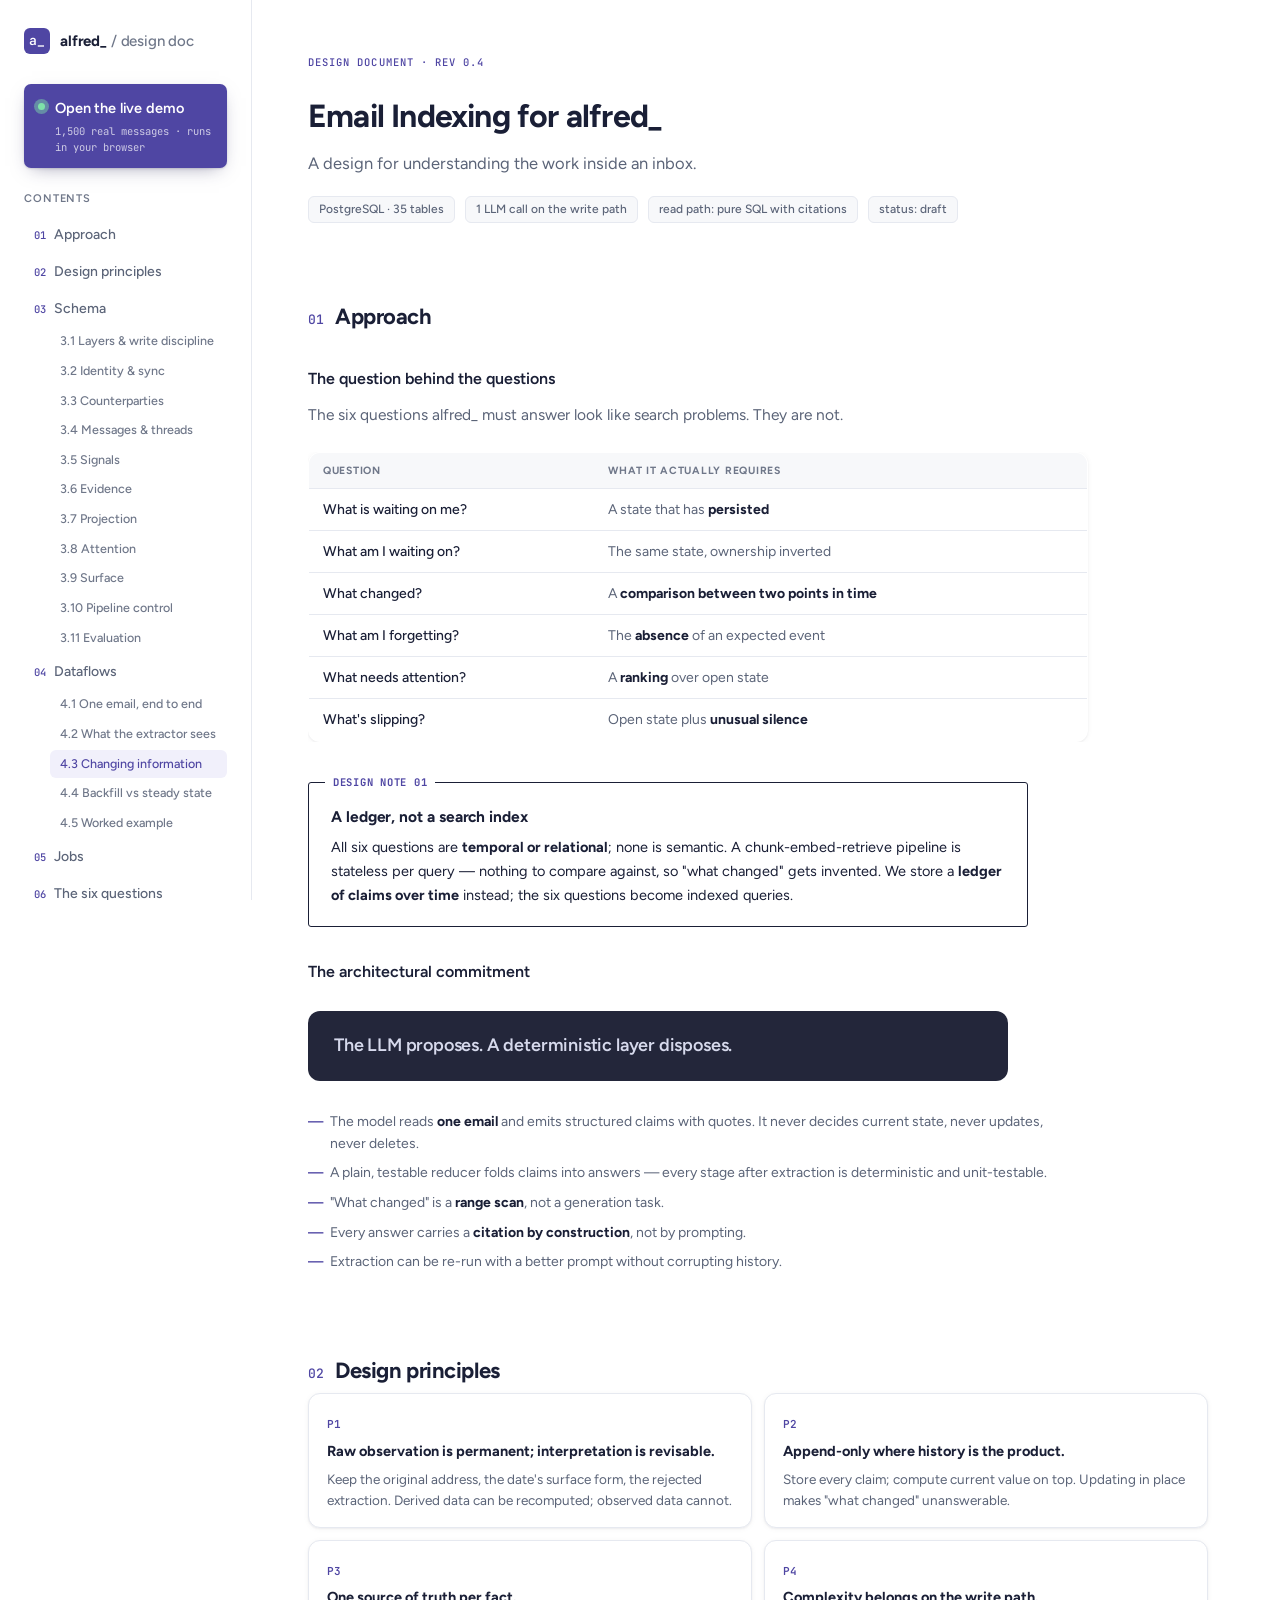
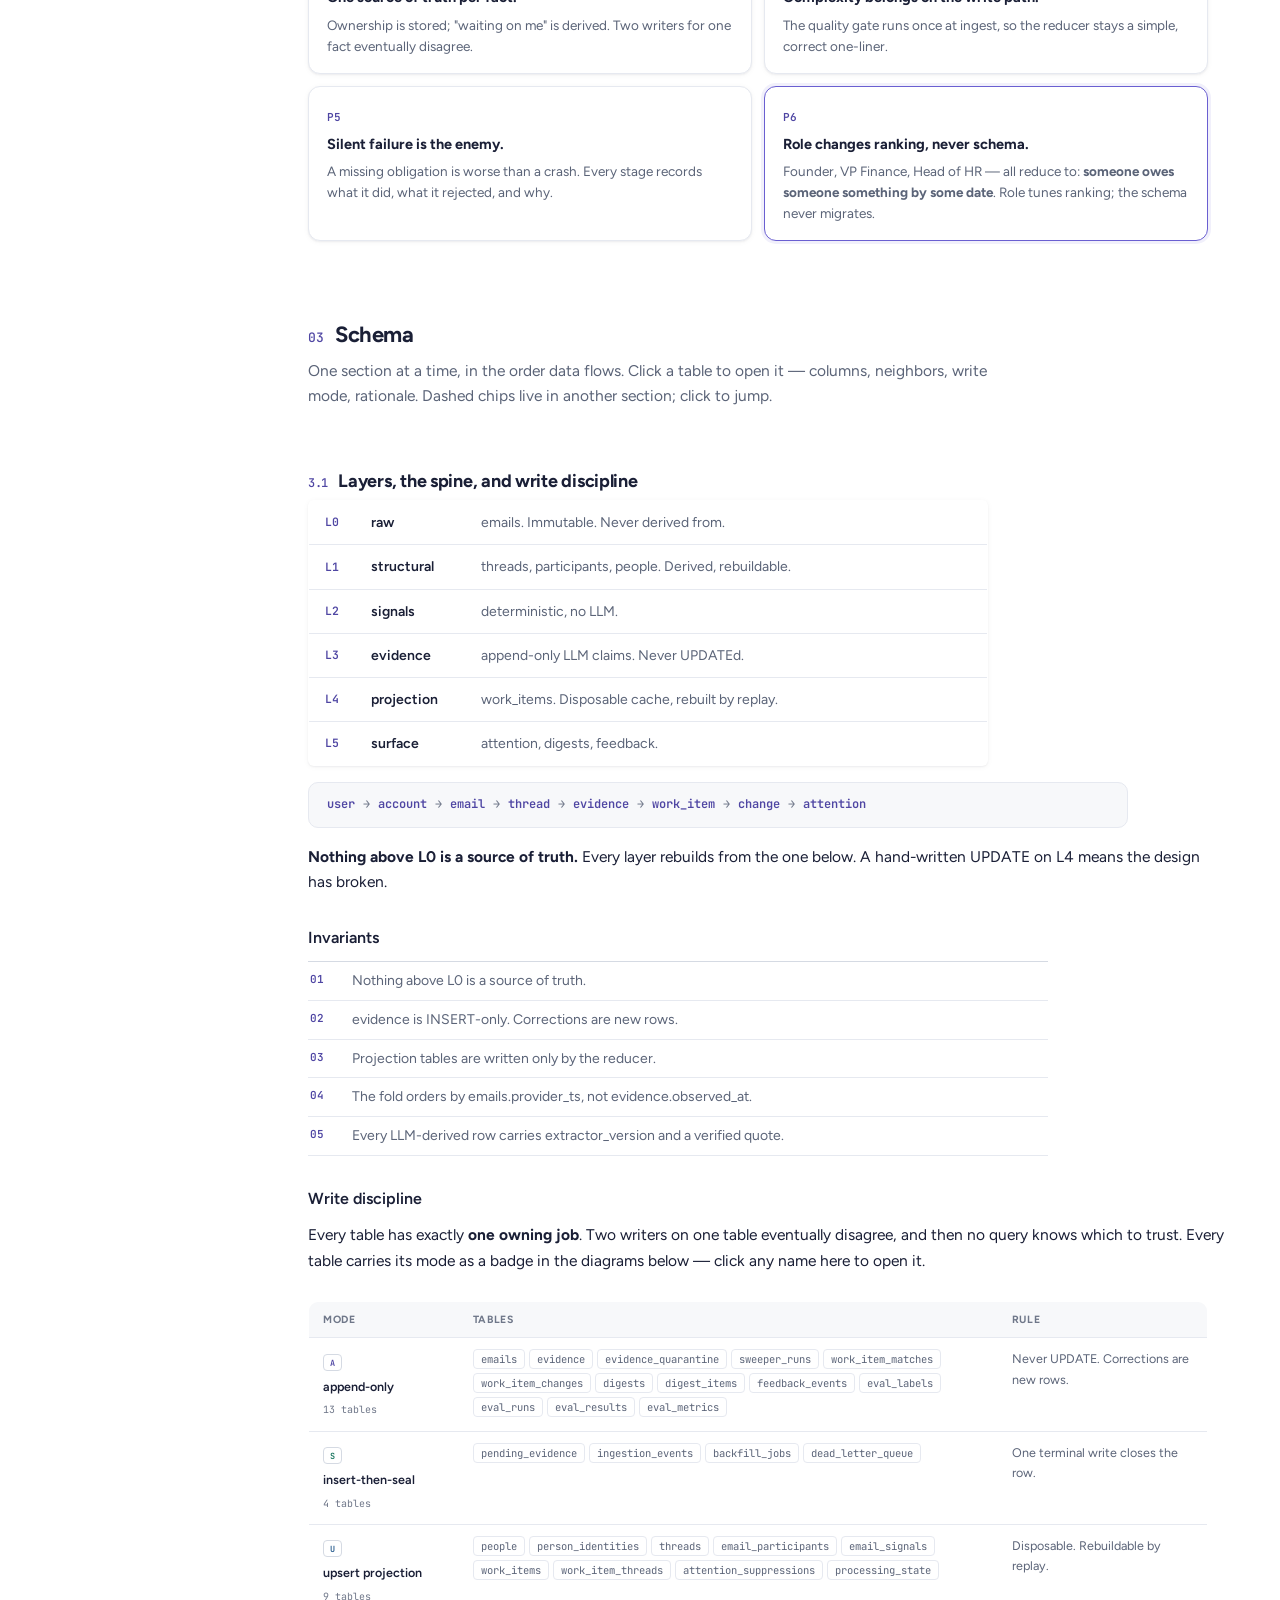
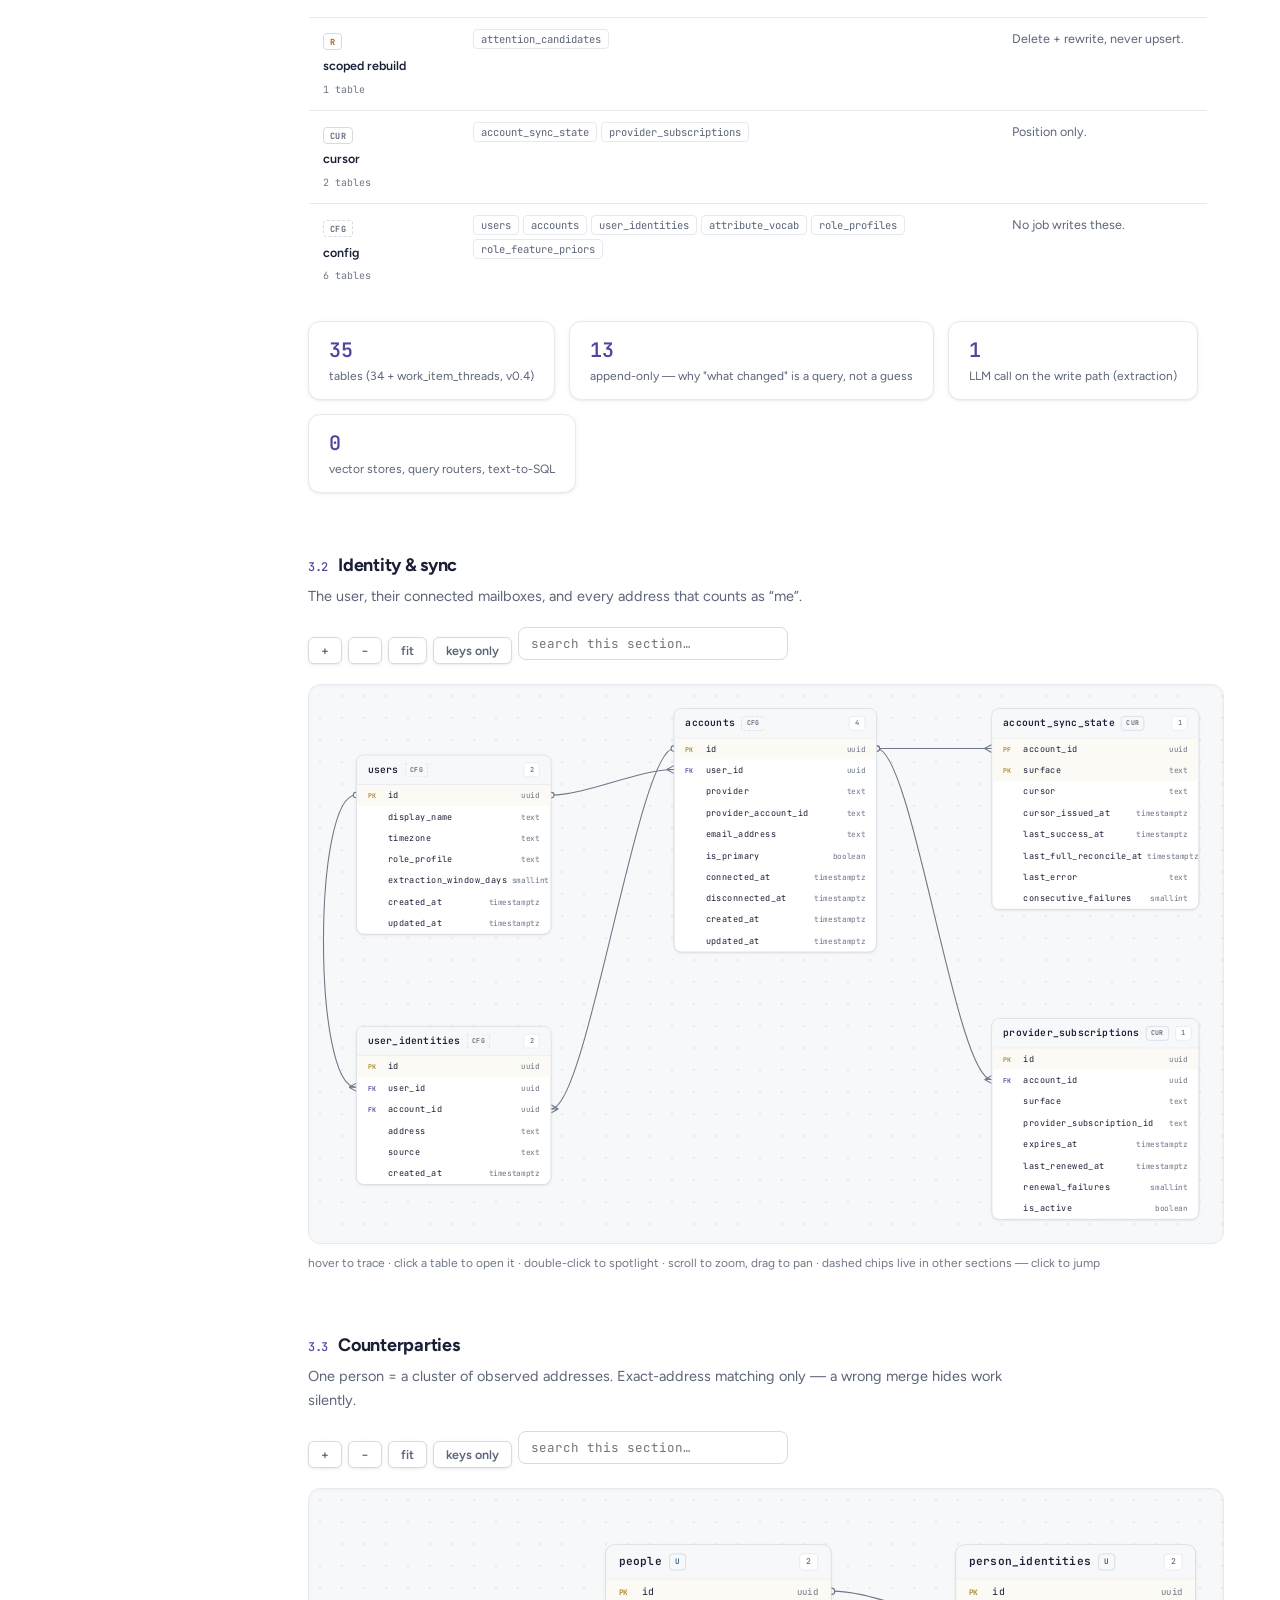
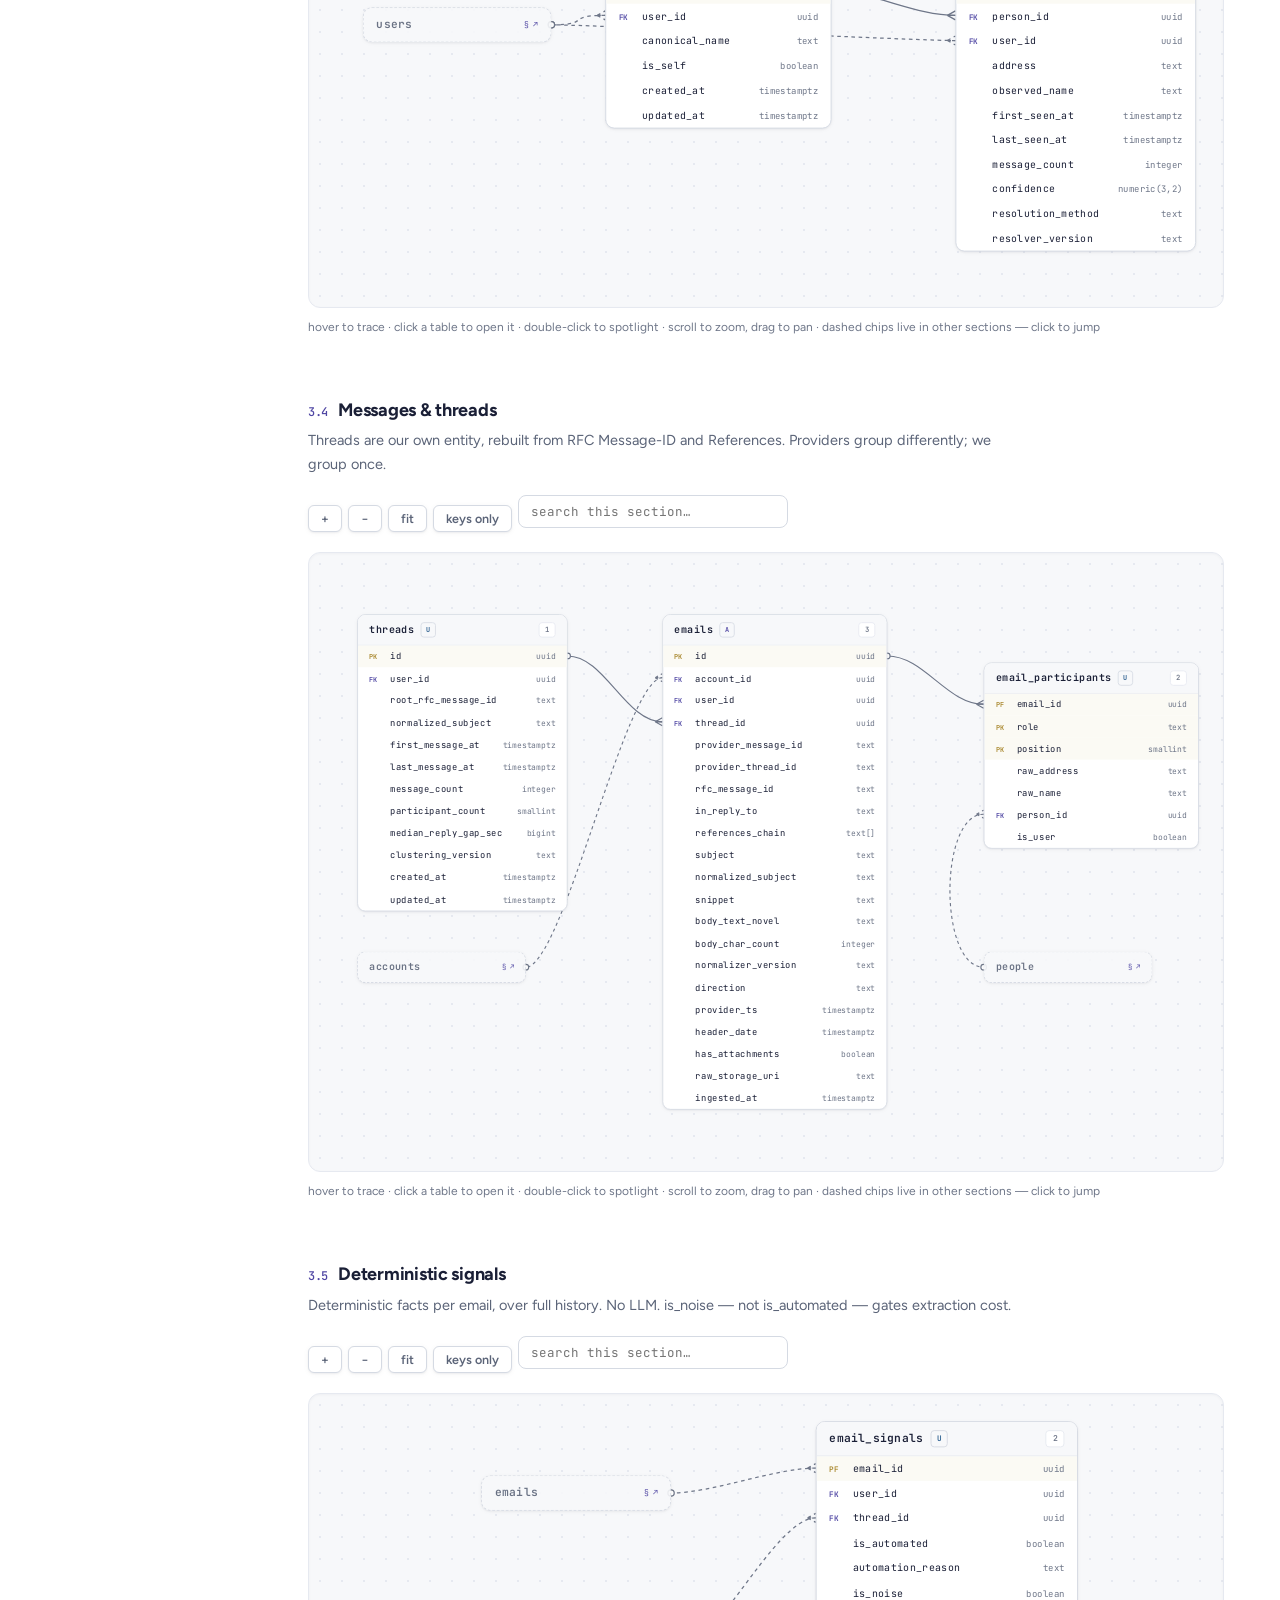
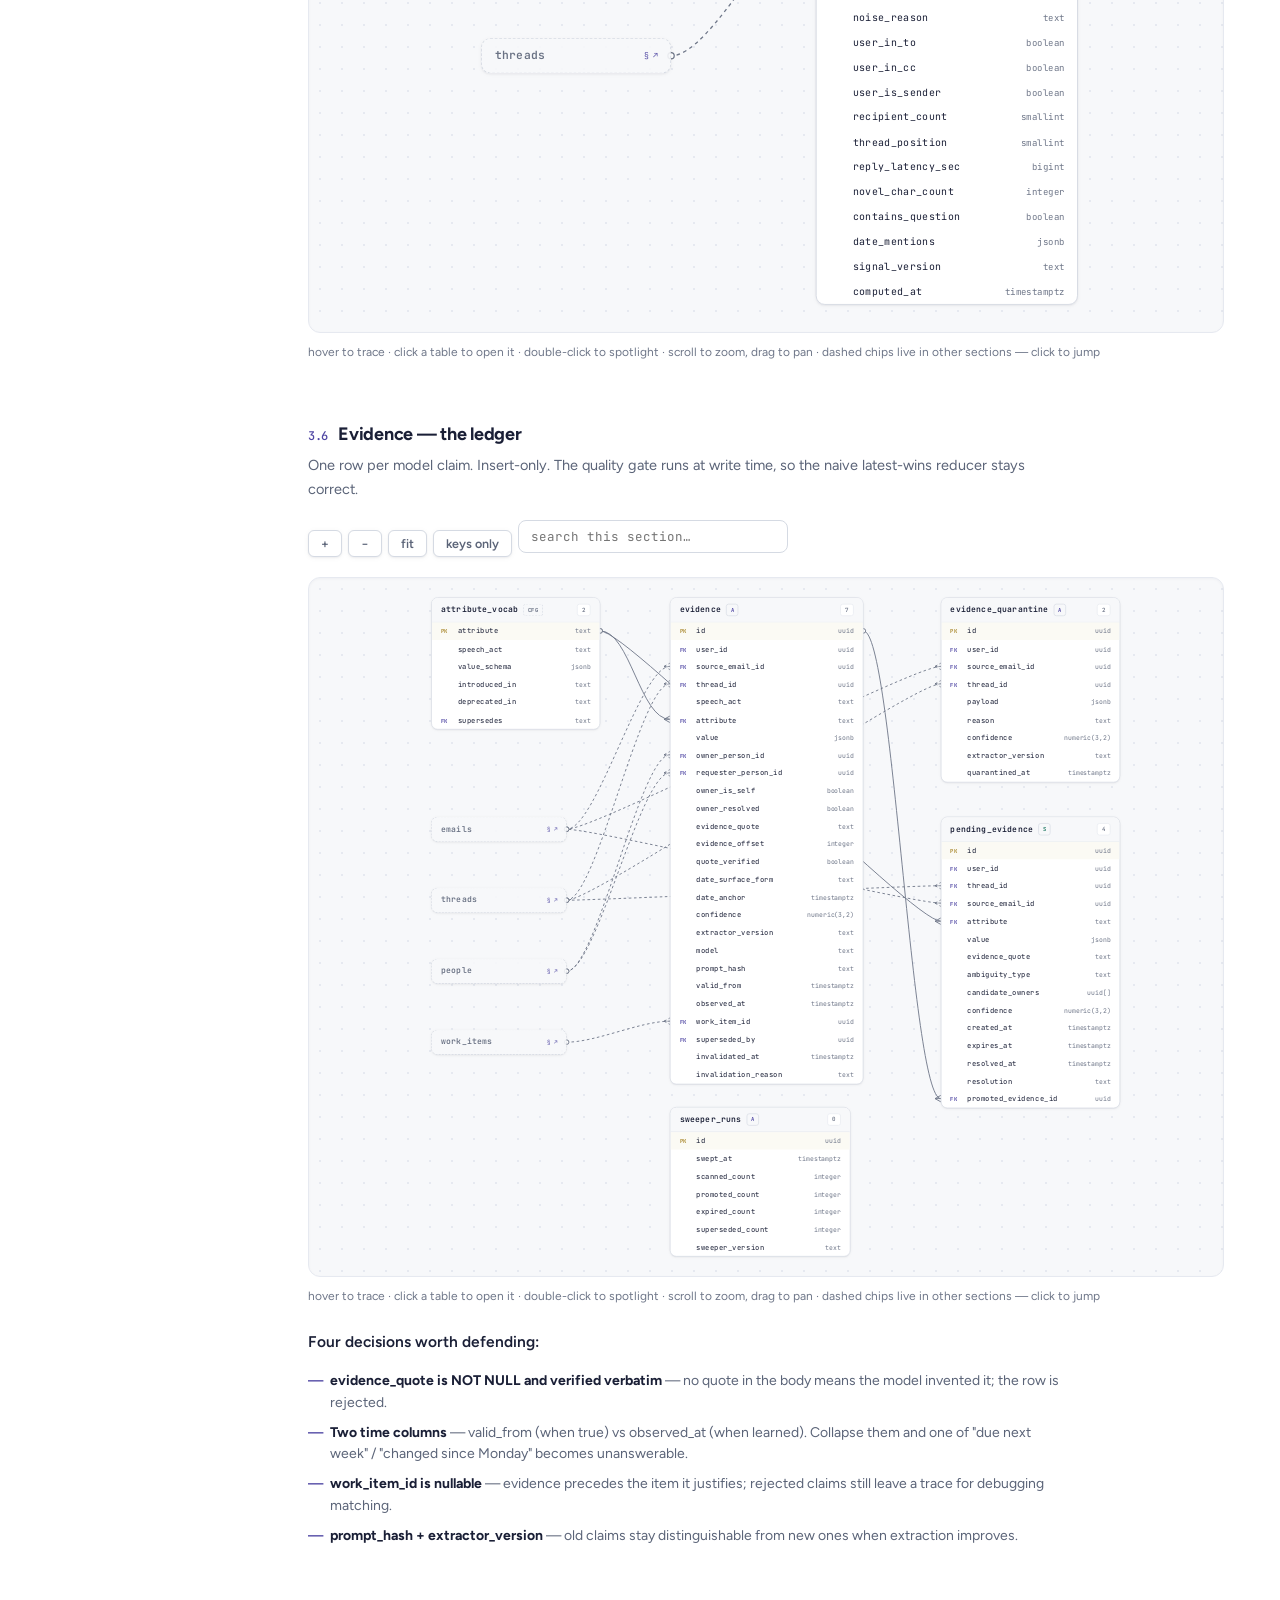
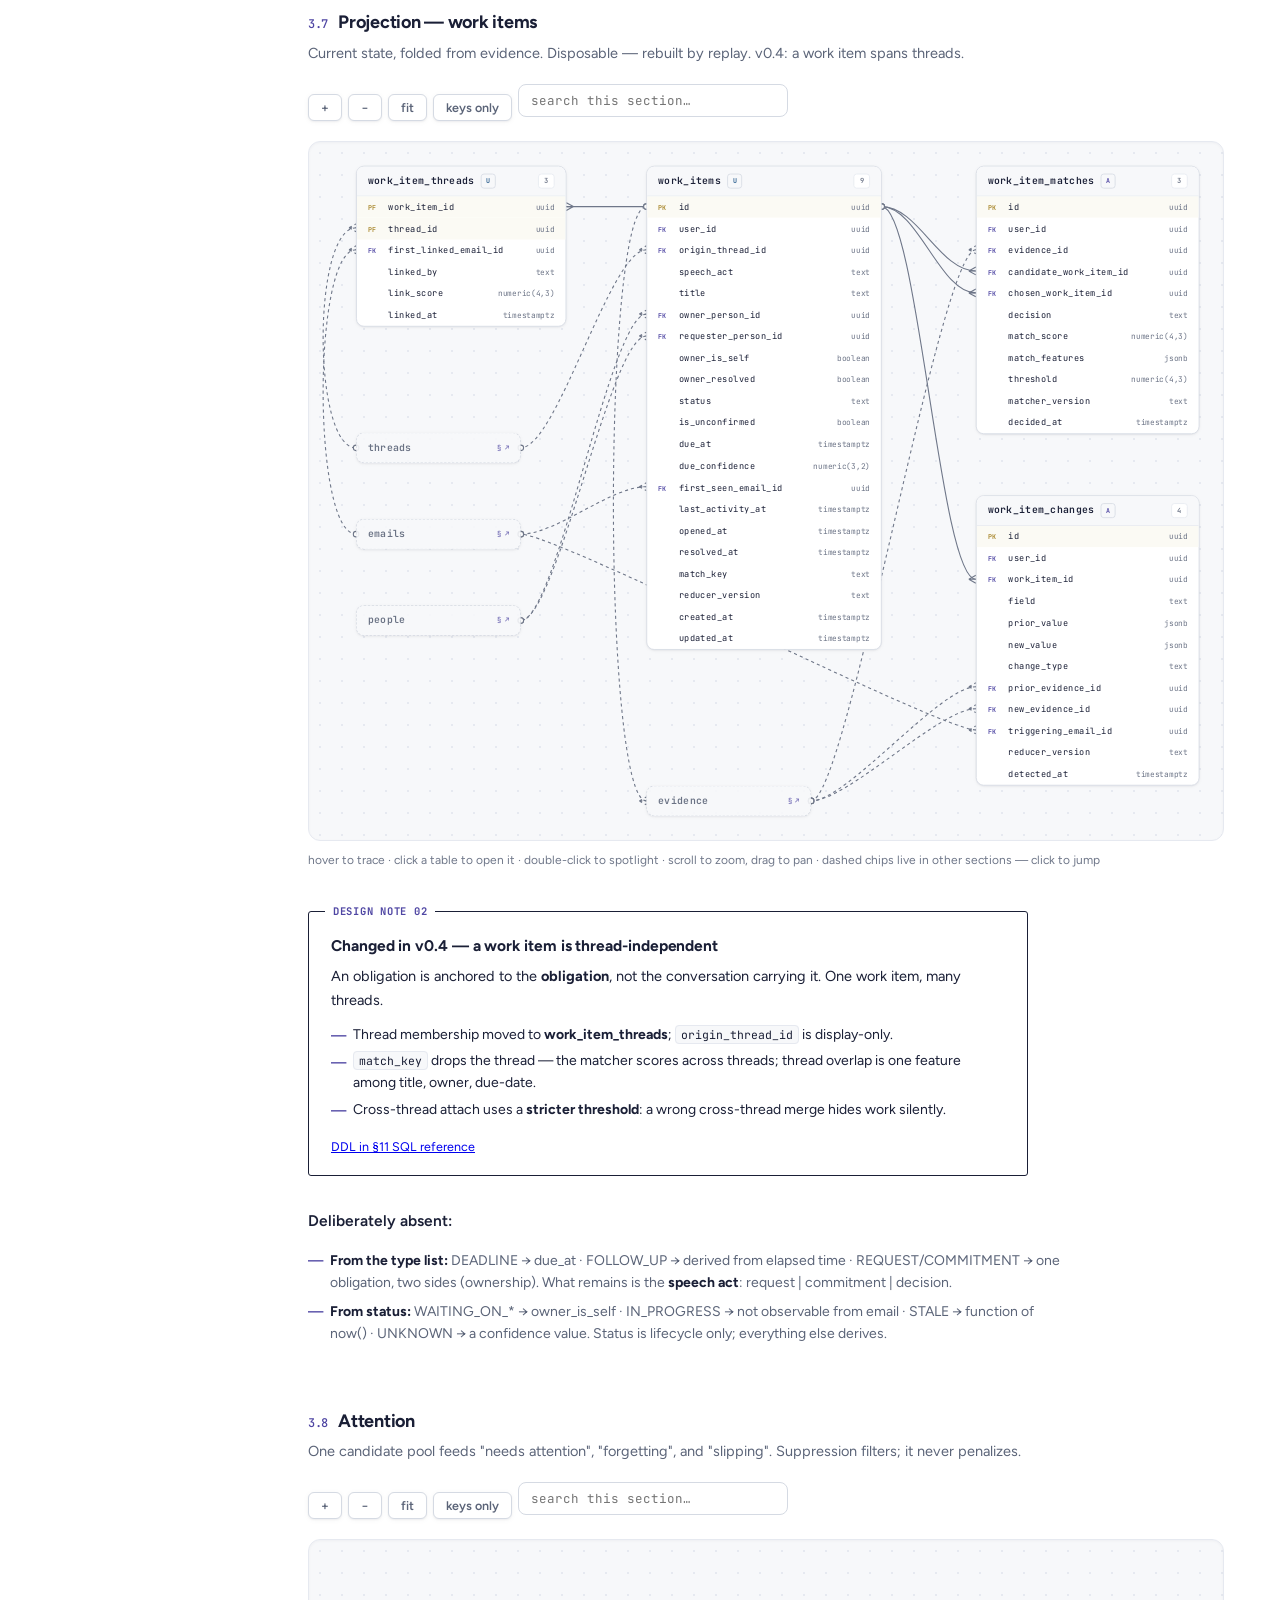
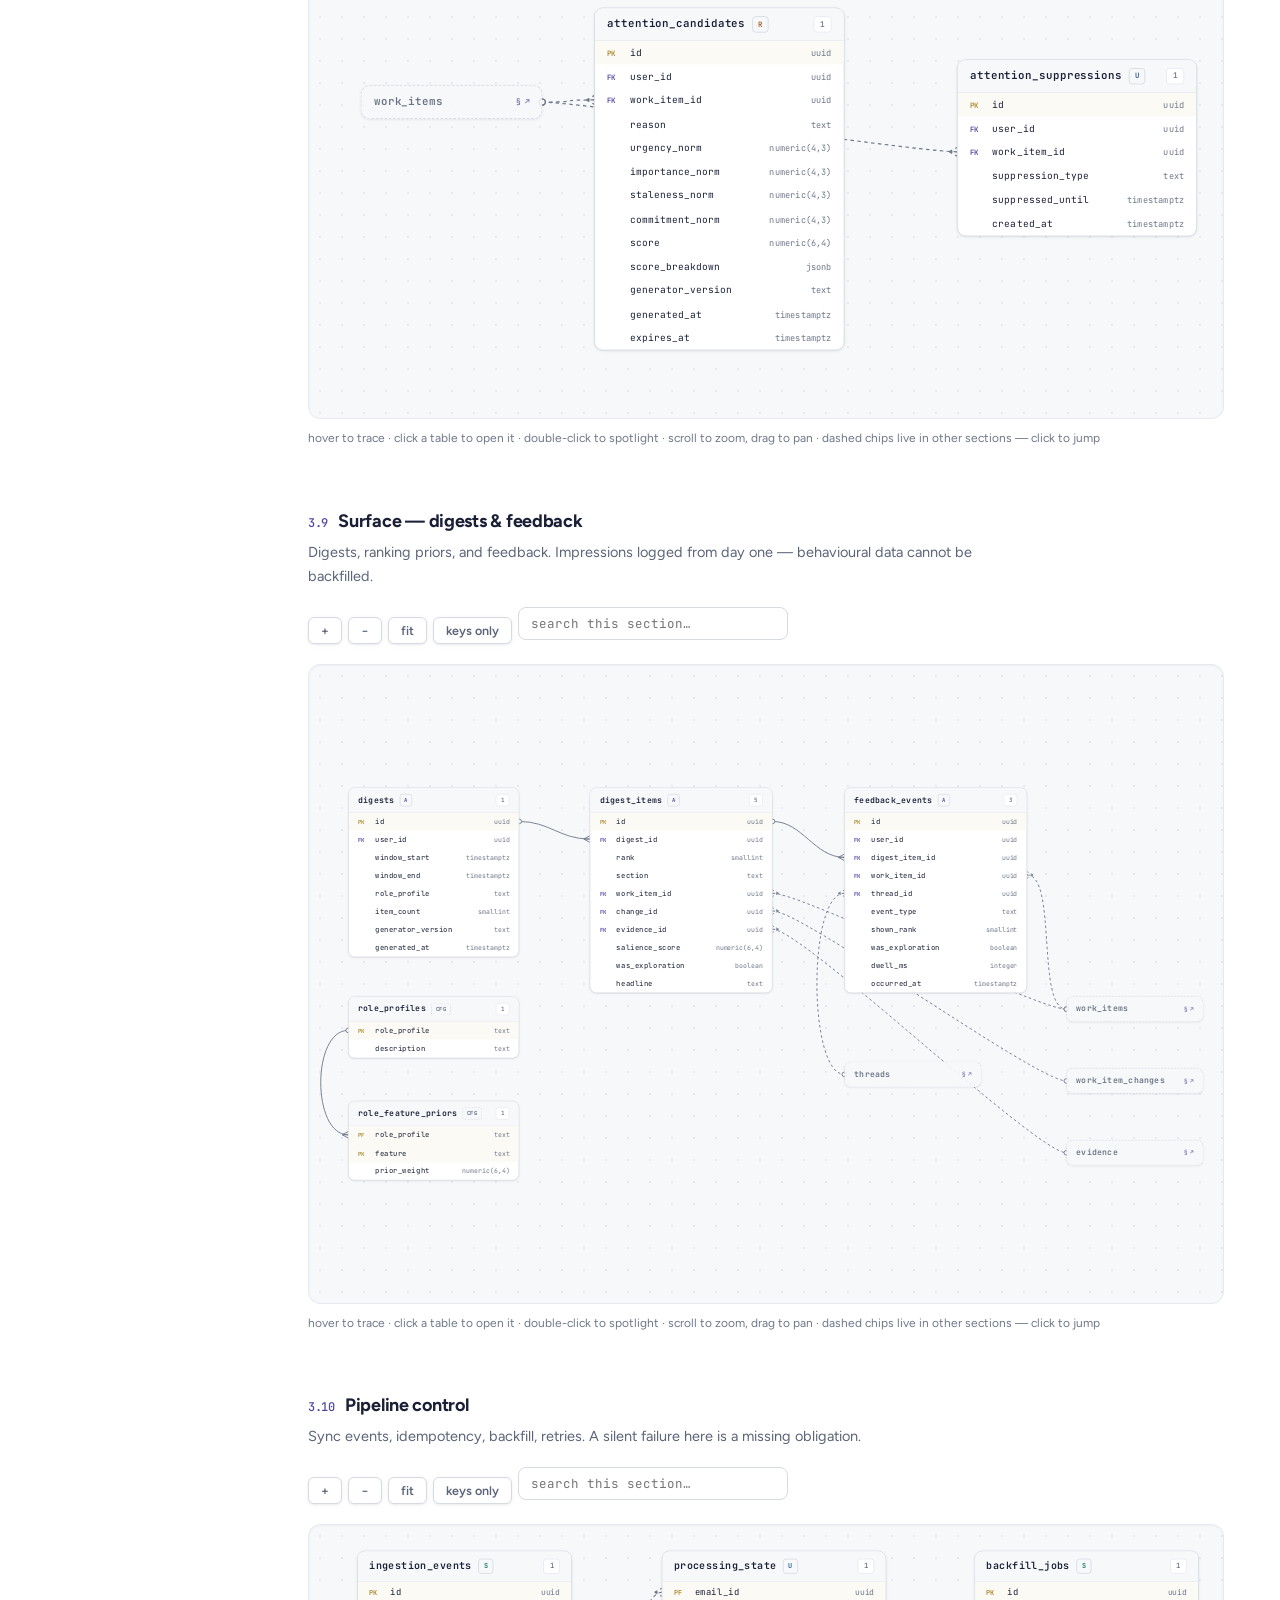
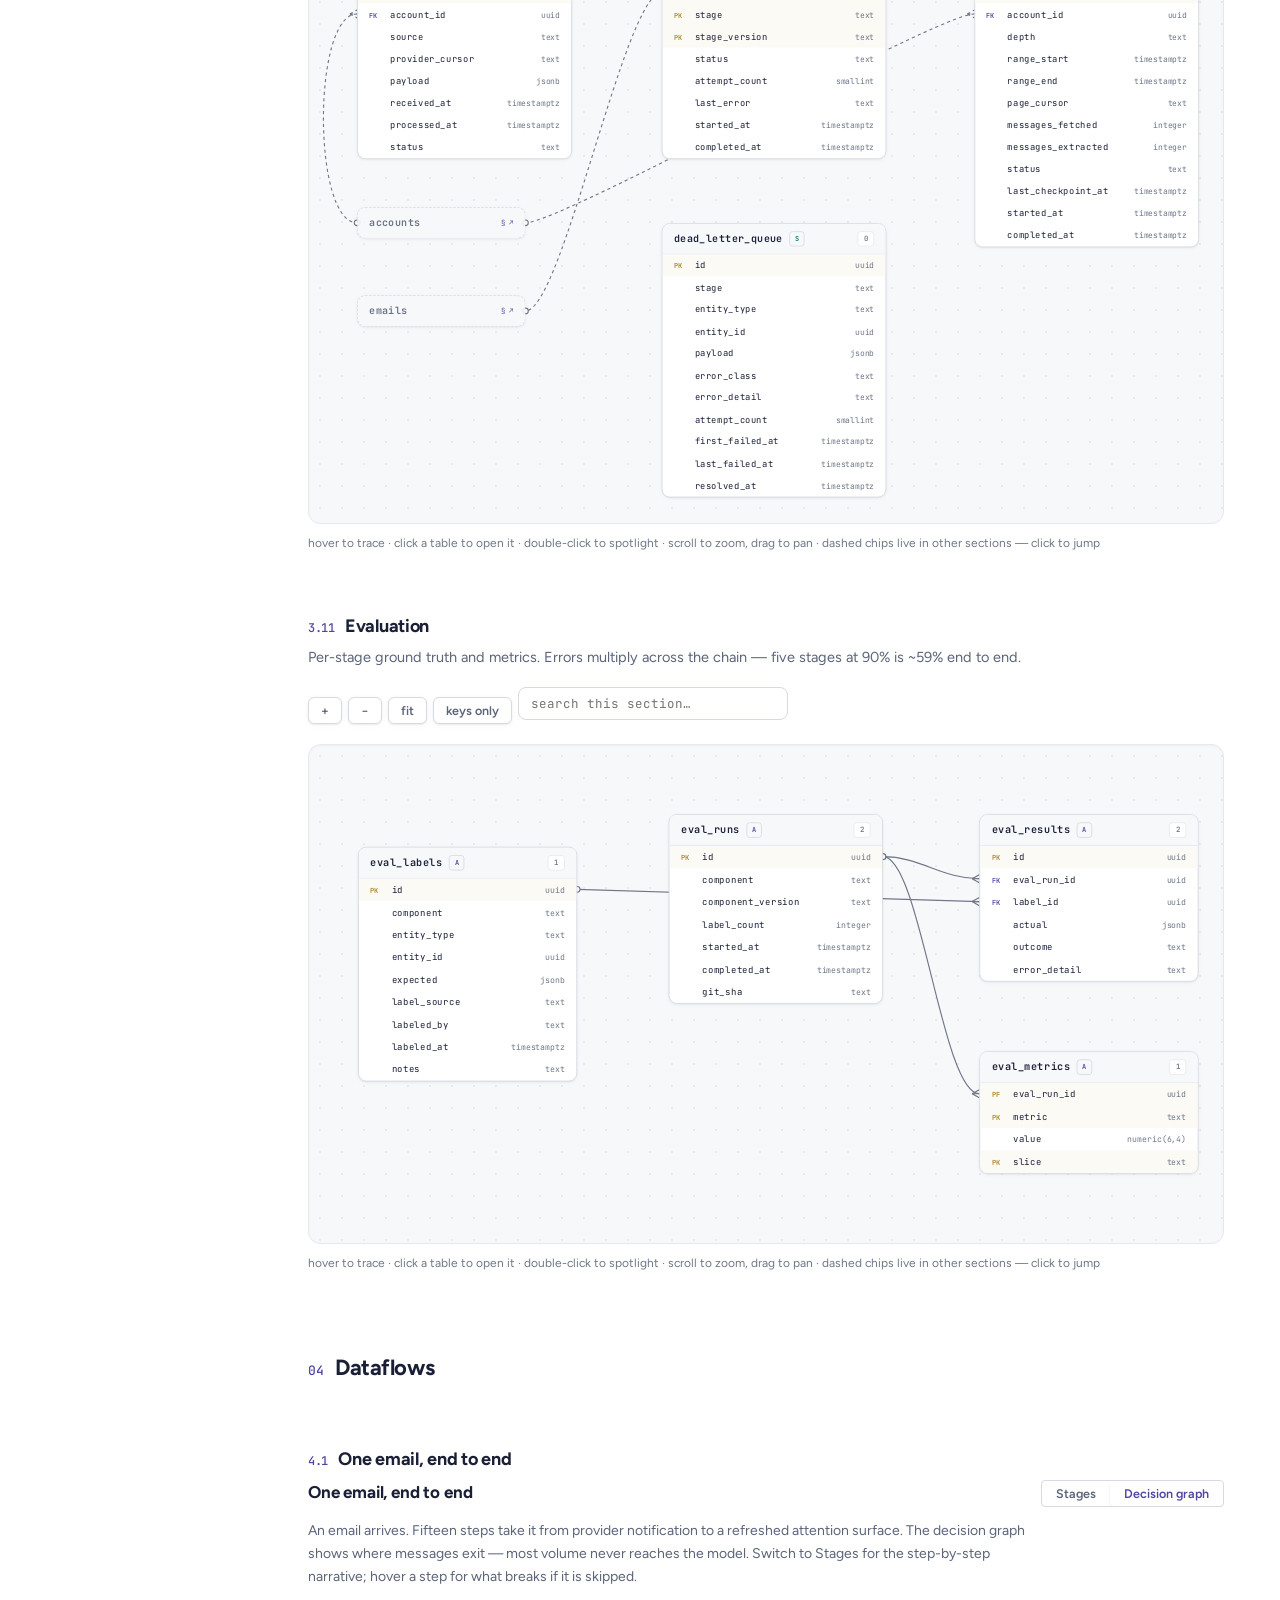
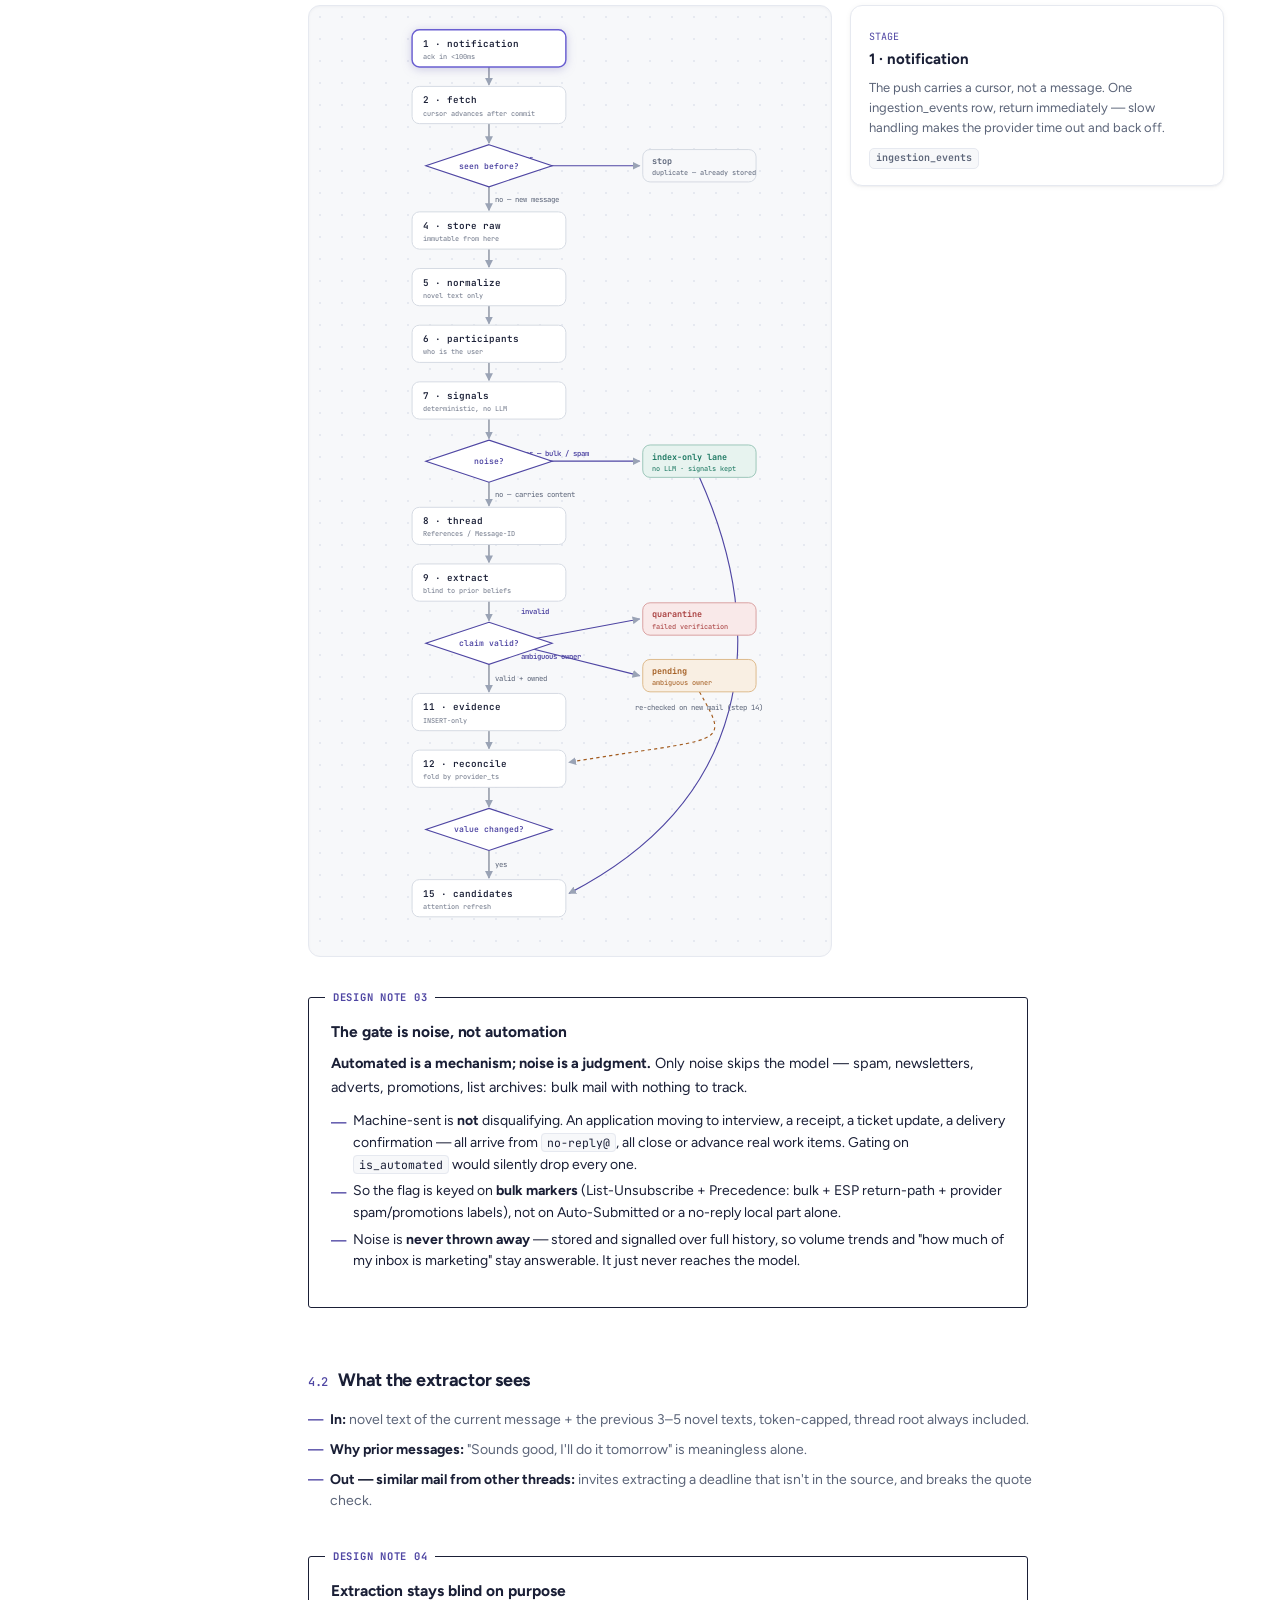
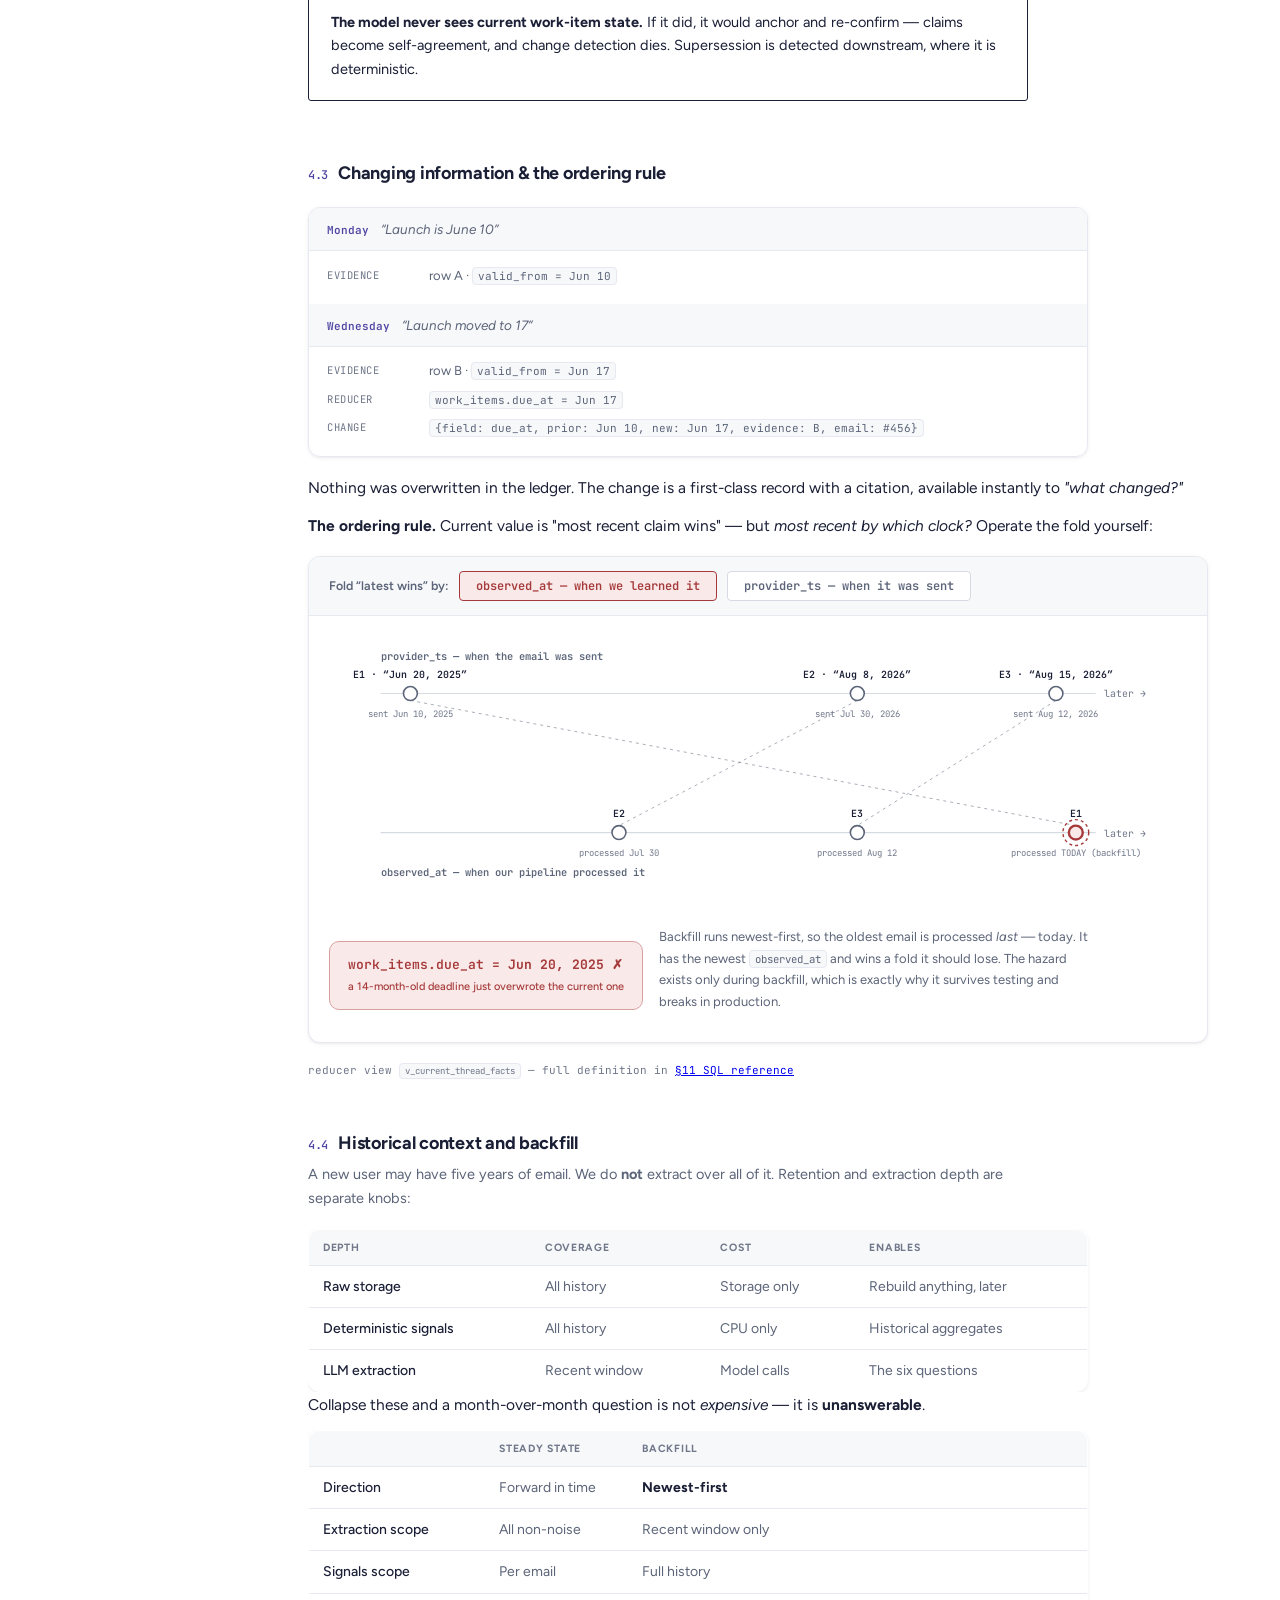
<file: web/docs/index.html>
<!doctype html>
<html lang="en">
<head>
<meta charset="utf-8">
<meta name="viewport" content="width=device-width, initial-scale=1">
<title>Email Indexing for alfred_ — Data Model &amp; Flows</title>
<link rel="preconnect" href="https://fonts.googleapis.com">
<link rel="preconnect" href="https://fonts.gstatic.com" crossorigin>
<link href="https://fonts.googleapis.com/css2?family=Figtree:wght@400;500;600;700&family=JetBrains+Mono:wght@400;500;600&display=swap" rel="stylesheet">
<link rel="stylesheet" href="assets/site.css">
</head>
<body>
<div class="shell">

  <aside class="side">
    <div class="brand">
      <div class="brand-mark">a_</div>
      <div class="brand-name">alfred_ <span>/ design doc</span></div>
    </div>
    <a class="demo-link" href="demo/">
      <span class="demo-dot"></span>
      <span>
        <b>Open the live demo</b>
        <em>1,500 real messages · runs in your browser</em>
      </span>
    </a>

    <p class="side-label">Contents</p>
    <nav class="toc" id="toc">
      <a href="#approach"><span class="tnum">01</span>Approach</a>
      <a href="#principles"><span class="tnum">02</span>Design principles</a>
      <a href="#schema"><span class="tnum">03</span>Schema</a>
      <a href="#schema-layers" class="sub">3.1 Layers &amp; write discipline</a>
      <a href="#sec-identity" class="sub">3.2 Identity &amp; sync</a>
      <a href="#sec-counterparties" class="sub">3.3 Counterparties</a>
      <a href="#sec-messages" class="sub">3.4 Messages &amp; threads</a>
      <a href="#sec-signals" class="sub">3.5 Signals</a>
      <a href="#sec-evidence" class="sub">3.6 Evidence</a>
      <a href="#sec-projection" class="sub">3.7 Projection</a>
      <a href="#sec-attention" class="sub">3.8 Attention</a>
      <a href="#sec-surface" class="sub">3.9 Surface</a>
      <a href="#sec-pipeline" class="sub">3.10 Pipeline control</a>
      <a href="#sec-evaluation" class="sub">3.11 Evaluation</a>
      <a href="#dataflows"><span class="tnum">04</span>Dataflows</a>
      <a href="#flow-e2e" class="sub">4.1 One email, end to end</a>
      <a href="#flow-context" class="sub">4.2 What the extractor sees</a>
      <a href="#flow-ordering" class="sub">4.3 Changing information</a>
      <a href="#flow-backfill" class="sub">4.4 Backfill vs steady state</a>
      <a href="#flow-example" class="sub">4.5 Worked example</a>
      <a href="#jobs"><span class="tnum">05</span>Jobs</a>
      <a href="#questions"><span class="tnum">06</span>The six questions</a>
      <a href="#failures"><span class="tnum">07</span>Failure modes</a>
      <a href="#evaluation"><span class="tnum">08</span>Evaluation</a>
      <a href="#scale"><span class="tnum">09</span>Scale &amp; cost</a>
      <a href="#deferred"><span class="tnum">10</span>Deferred work</a>
      <a href="#sqlref"><span class="tnum">11</span>SQL reference</a>
    </nav>
    <div class="side-foot">rev 0.4 · 2026-08-13<br>data-platform</div>
  </aside>

  <main>
    <header>
      <span class="doc-kicker">design document · rev 0.4</span>
      <h1>Email Indexing for alfred_</h1>
      <p class="doc-sub">A design for understanding the work inside an inbox.</p>
      <div class="doc-meta"><span>PostgreSQL · 35 tables</span><span>1 LLM call on the write path</span><span>read path: pure SQL with citations</span><span>status: draft</span></div>
    </header>

    <!-- ================================================== 01 APPROACH -->
    <section id="approach">
      <h2><span class="snum">01</span>Approach</h2>
      <h3>The question behind the questions</h3>
      <p class="section-lede">The six questions alfred_ must answer look like search problems. They are not.</p>
      <div class="table-scroll"><table class="doc-table">
        <thead><tr><th>Question</th><th>What it actually requires</th></tr></thead>
        <tbody>
          <tr><td>What is waiting on me?</td><td>A state that has <b>persisted</b></td></tr>
          <tr><td>What am I waiting on?</td><td>The same state, ownership inverted</td></tr>
          <tr><td>What changed?</td><td>A <b>comparison between two points in time</b></td></tr>
          <tr><td>What am I forgetting?</td><td>The <b>absence</b> of an expected event</td></tr>
          <tr><td>What needs attention?</td><td>A <b>ranking</b> over open state</td></tr>
          <tr><td>What's slipping?</td><td>Open state plus <b>unusual silence</b></td></tr>
        </tbody>
      </table></div>
      <div class="stance"><span class="stance-tag">A ledger, not a search index</span>
        <p>All six questions are <b>temporal or relational</b>; none is semantic. A chunk-embed-retrieve pipeline is stateless per query — nothing to compare against, so "what changed" gets invented. We store a <b>ledger of claims over time</b> instead; the six questions become indexed queries.</p>
      </div>

      <h3>The architectural commitment</h3>
      <div class="commitment">
        <p>The LLM proposes. A deterministic layer disposes.</p>
      </div>
      <ul class="pointers">
        <li>The model reads <b>one email</b> and emits structured claims with quotes. It never decides current state, never updates, never deletes.</li>
        <li>A plain, testable reducer folds claims into answers — every stage after extraction is deterministic and unit-testable.</li>
        <li>"What changed" is a <b>range scan</b>, not a generation task.</li>
        <li>Every answer carries a <b>citation by construction</b>, not by prompting.</li>
        <li>Extraction can be re-run with a better prompt without corrupting history.</li>
      </ul>
    </section>

    <!-- ================================================ 02 PRINCIPLES -->
    <section id="principles">
      <h2><span class="snum">02</span>Design principles</h2>
      <div class="principles">
        <div class="principle"><span class="pnum">P1</span><h4>Raw observation is permanent; interpretation is revisable.</h4><p>Keep the original address, the date's surface form, the rejected extraction. Derived data can be recomputed; observed data cannot.</p></div>
        <div class="principle"><span class="pnum">P2</span><h4>Append-only where history is the product.</h4><p>Store every claim; compute current value on top. Updating in place makes "what changed" unanswerable.</p></div>
        <div class="principle"><span class="pnum">P3</span><h4>One source of truth per fact.</h4><p>Ownership is stored; "waiting on me" is derived. Two writers for one fact eventually disagree.</p></div>
        <div class="principle"><span class="pnum">P4</span><h4>Complexity belongs on the write path.</h4><p>The quality gate runs once at ingest, so the reducer stays a simple, correct one-liner.</p></div>
        <div class="principle"><span class="pnum">P5</span><h4>Silent failure is the enemy.</h4><p>A missing obligation is worse than a crash. Every stage records what it did, what it rejected, and why.</p></div>
        <div class="principle hl"><span class="pnum">P6</span><h4>Role changes ranking, never schema.</h4><p>Founder, VP Finance, Head of HR — all reduce to: <b>someone owes someone something by some date</b>. Role tunes ranking; the schema never migrates.</p></div>
      </div>
    </section>

    <!-- ==================================================== 03 SCHEMA -->
    <section id="schema">
      <h2><span class="snum">03</span>Schema</h2>
      <p class="section-lede">One section at a time, in the order data flows. Click a table to open it — columns, neighbors, write mode, rationale. Dashed chips live in another section; click to jump.</p>

      <div id="schema-layers">
        <h3 class="subhead"><span class="snum">3.1</span>Layers, the spine, and write discipline</h3>
        <div id="layers"></div>
        <div class="spine"><b>user</b><span class="arr">→</span><b>account</b><span class="arr">→</span><b>email</b><span class="arr">→</span><b>thread</b><span class="arr">→</span><b>evidence</b><span class="arr">→</span><b>work_item</b><span class="arr">→</span><b>change</b><span class="arr">→</span><b>attention</b></div>
        <p><b>Nothing above L0 is a source of truth.</b> Every layer rebuilds from the one below. A hand-written UPDATE on L4 means the design has broken.</p>
        <h3>Invariants</h3>
        <div id="invariants"></div>
        <h3>Write discipline</h3>
        <p>Every table has exactly <b>one owning job</b>. Two writers on one table eventually disagree, and then no query knows which to trust. Every table carries its mode as a badge in the diagrams below — click any name here to open it.</p>
        <div class="table-scroll" id="mode-table"></div>
        <div class="stat-strip">
          <div class="stat"><div class="n">35</div><div class="l">tables (34 + work_item_threads, v0.4)</div></div>
          <div class="stat"><div class="n">13</div><div class="l">append-only — why "what changed" is a query, not a guess</div></div>
          <div class="stat"><div class="n">1</div><div class="l">LLM call on the write path (extraction)</div></div>
          <div class="stat"><div class="n">0</div><div class="l">vector stores, query routers, text-to-SQL</div></div>
        </div>
      </div>

      <!-- schema sections are mounted here in document order -->
      <div id="schema-sections"></div>
    </section>

    <!-- ================================================= 04 DATAFLOWS -->
    <section id="dataflows">
      <h2><span class="snum">04</span>Dataflows</h2>

      <div id="flow-e2e">
        <h3 class="subhead"><span class="snum">4.1</span>One email, end to end</h3>
        <div id="flow-mount-e2e"></div>
        <div class="stance"><span class="stance-tag">The gate is noise, not automation</span>
          <p><b>Automated is a mechanism; noise is a judgment.</b> Only noise skips the model — spam, newsletters, adverts, promotions, list archives: bulk mail with nothing to track.</p>
          <ul class="pointers tight">
            <li>Machine-sent is <b>not</b> disqualifying. An application moving to interview, a receipt, a ticket update, a delivery confirmation — all arrive from <code>no-reply@</code>, all close or advance real work items. Gating on <code>is_automated</code> would silently drop every one.</li>
            <li>So the flag is keyed on <b>bulk markers</b> (List-Unsubscribe + Precedence: bulk + ESP return-path + provider spam/promotions labels), not on Auto-Submitted or a no-reply local part alone.</li>
            <li>Noise is <b>never thrown away</b> — stored and signalled over full history, so volume trends and "how much of my inbox is marketing" stay answerable. It just never reaches the model.</li>
          </ul>
        </div>
      </div>

      <div id="flow-context">
        <h3 class="subhead"><span class="snum">4.2</span>What the extractor sees</h3>
        <ul class="pointers">
          <li><b>In:</b> novel text of the current message + the previous 3–5 novel texts, token-capped, thread root always included.</li>
          <li><b>Why prior messages:</b> "Sounds good, I'll do it tomorrow" is meaningless alone.</li>
          <li><b>Out — similar mail from other threads:</b> invites extracting a deadline that isn't in the source, and breaks the quote check.</li>
        </ul>
        <div class="stance"><span class="stance-tag">Extraction stays blind on purpose</span>
          <p><b>The model never sees current work-item state.</b> If it did, it would anchor and re-confirm — claims become self-agreement, and change detection dies. Supersession is detected downstream, where it is deterministic.</p>
        </div>
      </div>

      <div id="flow-ordering">
        <h3 class="subhead"><span class="snum">4.3</span>Changing information &amp; the ordering rule</h3>
        <div class="transcript">
          <div class="tr-mail"><span class="tr-date">Monday</span><span class="tr-quote">“Launch is June 10”</span></div>
          <div class="tr-body"><div class="tr-row"><dt>evidence</dt><dd>row A · <code>valid_from = Jun 10</code></dd></div></div>
          <div class="tr-mail"><span class="tr-date">Wednesday</span><span class="tr-quote">“Launch moved to 17”</span></div>
          <div class="tr-body">
            <div class="tr-row"><dt>evidence</dt><dd>row B · <code>valid_from = Jun 17</code></dd></div>
            <div class="tr-row"><dt>reducer</dt><dd><code>work_items.due_at = Jun 17</code></dd></div>
            <div class="tr-row"><dt>change</dt><dd><code>{field: due_at, prior: Jun 10, new: Jun 17, evidence: B, email: #456}</code></dd></div>
          </div>
        </div>
        <p>Nothing was overwritten in the ledger. The change is a first-class record with a citation, available instantly to <i>"what changed?"</i></p>
        <p><b>The ordering rule.</b> Current value is "most recent claim wins" — but <i>most recent by which clock?</i> Operate the fold yourself:</p>
        <div id="ordering-demo"></div>
        <p class="sql-caption">reducer view <code>v_current_thread_facts</code> — full definition in <a href="#sqlref">§11 SQL reference</a></p>
      </div>

      <div id="flow-backfill">
        <h3 class="subhead"><span class="snum">4.4</span>Historical context and backfill</h3>
        <p class="sub-lede">A new user may have five years of email. We do <b>not</b> extract over all of it. Retention and extraction depth are separate knobs:</p>
        <div class="table-scroll"><table class="doc-table">
          <thead><tr><th>Depth</th><th>Coverage</th><th>Cost</th><th>Enables</th></tr></thead>
          <tbody>
            <tr><td>Raw storage</td><td>All history</td><td>Storage only</td><td>Rebuild anything, later</td></tr>
            <tr><td>Deterministic signals</td><td>All history</td><td>CPU only</td><td>Historical aggregates</td></tr>
            <tr><td>LLM extraction</td><td>Recent window</td><td>Model calls</td><td>The six questions</td></tr>
          </tbody>
        </table></div>
        <p>Collapse these and a month-over-month question is not <i>expensive</i> — it is <b>unanswerable</b>.</p>
        <div class="table-scroll"><table class="doc-table">
          <thead><tr><th></th><th>Steady state</th><th>Backfill</th></tr></thead>
          <tbody>
            <tr><td>Direction</td><td>Forward in time</td><td><b>Newest-first</b></td></tr>
            <tr><td>Extraction scope</td><td>All non-noise</td><td>Recent window only</td></tr>
            <tr><td>Signals scope</td><td>Per email</td><td>Full history</td></tr>
            <tr><td>Priority</td><td>High</td><td>Rate-limited, never starves live traffic</td></tr>
            <tr><td>Reducer input order</td><td>Chronological</td><td><b>Out of order</b> — safe, because the fold orders by provider_ts</td></tr>
          </tbody>
        </table></div>
        <p>Backfill checkpoints its cursor: five years of mail will fail partway through something, and resuming vs restarting is the difference between a hiccup and a disaster.</p>
      </div>

      <div id="flow-example">
        <h3 class="subhead"><span class="snum">4.5</span>Worked example</h3>
        <div class="transcript">
          <div class="tr-mail"><span class="tr-date">Aug 04</span><span class="tr-who">Sarah → user</span><span class="tr-quote">“Can you send me the Q3 forecast by Friday?”</span></div>
          <div class="tr-body">
            <div class="tr-row"><dt>signals</dt><dd><code>is_noise = false</code> · <code>is_automated = false</code> · <code>user_in_to = true</code></dd></div>
            <div class="tr-row"><dt>evidence</dt><dd>speech_act <b>request</b> · attribute <b>deliverable</b> = “Q3 forecast” · owner: user (via user_identities) · quote verified · <code>valid_from = Aug 08</code> · confidence 0.94</dd></div>
            <div class="tr-row"><dt>match</dt><dd>no candidate → <b>created_new</b></dd></div>
            <div class="tr-row"><dt>work_item</dt><dd>OPEN · owner_is_self · due Aug 08</dd></div>
            <div class="tr-row"><dt>attention</dt><dd>reason = <b>due_soon</b></dd></div>
          </div>
          <div class="tr-mail"><span class="tr-date">Aug 07</span><span class="tr-who">Sarah → user</span><span class="tr-quote">“Any update on that forecast?”</span></div>
          <div class="tr-body">
            <div class="tr-row"><dt>evidence</dt><dd>speech_act request, same deliverable, confidence 0.88</dd></div>
            <div class="tr-row"><dt>match</dt><dd><b>matched_existing</b> (score 0.91 &gt; threshold 0.75)</dd></div>
            <div class="tr-row"><dt>attention</dt><dd>reason = <b>repeated_followup</b>, urgency raised</dd></div>
          </div>
          <div class="tr-mail"><span class="tr-date">Aug 08</span><span class="tr-who">user → Sarah</span><span class="tr-quote">“Attached — sorry for the delay.”</span></div>
          <div class="tr-body">
            <div class="tr-row"><dt>signals</dt><dd><code>user_is_sender = true</code> · <code>has_attachments = true</code></dd></div>
            <div class="tr-row"><dt>evidence</dt><dd>speech_act commitment fulfilled, confidence 0.82</dd></div>
            <div class="tr-row"><dt>reducer</dt><dd>below the higher CLOSE threshold (0.90) → status stays OPEN, <span class="tr-flag">flagged likely_resolved</span></dd></div>
            <div class="tr-row"><dt>change</dt><dd>field: status · prior: OPEN · new: OPEN (likely_resolved)</dd></div>
          </div>
        </div>
        <div class="stance"><span class="stance-tag">Closing is more dangerous than opening</span>
          <p>A falsely-opened item is visible noise the user can dismiss in one tap. A falsely-closed item vanishes and the user never learns it existed. So completion requires higher confidence than creation, and marginal cases surface as "looks done — confirm?"</p>
        </div>
      </div>
    </section>

    <!-- ====================================================== 05 JOBS -->
    <section id="jobs">
      <h2><span class="snum">05</span>Jobs</h2>
      <p class="section-lede">What runs continuously to keep alfred_'s understanding of an inbox accurate — split by trigger, because the distinction is what makes proactive assistance possible.</p>
      <div class="table-scroll"><table class="doc-table">
        <tbody>
          <tr><td>Event-driven</td><td>"Something happened"</td><td>new email arrived</td></tr>
          <tr><td>Scheduled</td><td>"Time made it matter"</td><td>deadline near, thread quiet</td></tr>
          <tr><td>Maintenance</td><td>"The system watching itself"</td><td>sync alive, failures visible</td></tr>
        </tbody>
      </table></div>
      <p>Only the scheduled category can surface things the user never asked about — possible only because state is <b>materialised on write</b>. A system that computes everything at query time has nothing to scan when no query comes.</p>

      <div id="flow-mount-jobs" style="margin-top:26px"></div>

      <h3>Scheduled — time passed and made something matter</h3>
      <div class="table-scroll"><table class="doc-table">
        <thead><tr><th>Job</th><th>Cadence</th><th>Detects</th></tr></thead>
        <tbody>
          <tr><td>Deadline scan</td><td>Hourly</td><td>Due soon, overdue</td></tr>
          <tr><td>Staleness scan</td><td>Daily</td><td>Open work gone quiet</td></tr>
          <tr><td>Waiting scan</td><td>Daily</td><td>User blocked, counterparty silent</td></tr>
          <tr><td>Commitment scan</td><td>Daily</td><td>Promises with no sign of delivery</td></tr>
          <tr><td>Pending sweeper</td><td>Daily</td><td>Ambiguous claims at TTL</td></tr>
          <tr><td>Attention rebuild</td><td>Daily</td><td>Converges the candidate set</td></tr>
          <tr><td>Digest</td><td>Daily, per timezone</td><td>Tomorrow's precomputed answer</td></tr>
        </tbody>
      </table></div>
      <p><b>Staleness is measured against the thread's own rhythm</b> (<code>threads.median_reply_gap_sec</code>), not a fixed number of days — a global threshold would flag half the inbox.</p>

      <h3>Maintenance — the system watching itself</h3>
      <div class="table-scroll"><table class="doc-table">
        <thead><tr><th>Job</th><th>Cadence</th><th>Why</th></tr></thead>
        <tbody>
          <tr><td><b>Subscription renewal</b></td><td>6h</td><td>Gmail watch expires ~7d, Graph ~3d</td></tr>
          <tr><td>Reconciliation poll</td><td>6h</td><td>Push delivery is lossy and unordered</td></tr>
          <tr><td>Retry / dead-letter</td><td>15 min</td><td>A failed stage is a missing obligation</td></tr>
          <tr><td>Consistency checks</td><td>Daily</td><td>Orphans, quarantine spikes, stale accounts</td></tr>
        </tbody>
      </table></div>
      <div class="stance warn"><span class="stance-tag">The most important job in the system</span>
        <p>If subscription renewal dies, sync stops. No error, no exception — every answer just goes quietly stale while the system appears healthy. It runs far more often than strictly necessary precisely because the failure is invisible.</p>
      </div>

      <h3>Six rules I would defend</h3>
      <ol class="invariants">
        <li><span><b>The cursor advances only after the batch commits.</b> Advance it first and a crash loses that window permanently — provider history cursors expire and the range cannot be re-read.</span></li>
        <li><span><b>Extraction is a queue consumer, not a cron.</b> A backfill burst of 400 emails must not become 400 simultaneous model calls. Concurrency is capped independently of inbound volume, so a burst degrades latency rather than breaking rate limits.</span></li>
        <li><span><b>The reducer folds by emails.provider_ts, not evidence.observed_at.</b> Backfill runs newest-first, so an old email processed today has the newest observed_at. The hazard exists only during backfill, which is exactly why it survives testing and breaks in production.</span></li>
        <li><span><b>The change row is written before the projection, in one transaction.</b> Reverse them and a crash between the two loses the prior value permanently — "what changed" gets a hole nobody can see.</span></li>
        <li><span><b>The noise gate is detected from headers, never by a model.</b> It decides whether extraction runs at all, removing roughly two thirds of volume before any model call, so it must be deterministic. It keys on bulk markers — not on machine-sent — so transactional automated mail still reaches the model.</span></li>
        <li><span><b>Closing a work item requires higher confidence than opening one.</b> A falsely-opened item is visible noise; a falsely-closed item vanishes and the user never learns it existed.</span></li>
      </ol>

      <h3>The three numbers that matter</h3>
      <p class="sub-lede">These failures raise no exceptions and degrade the product invisibly.</p>
      <div class="table-scroll"><table class="doc-table">
        <thead><tr><th>Signal</th><th>Means</th></tr></thead>
        <tbody>
          <tr><td>Subscriptions expiring within 24h</td><td>Sync about to die silently</td></tr>
          <tr><td>Quarantine rate by reason</td><td>A spike in quote_not_found means the model started fabricating</td></tr>
          <tr><td>created_new vs matched_existing ratio</td><td>Sudden shift means work items are duplicating or disappearing</td></tr>
        </tbody>
      </table></div>

      <h3>Failure and recovery</h3>
      <p>Every stage is independently re-runnable, because nothing above the raw layer is a source of truth. <b>No recovery path requires re-fetching from the provider</b> — deliberate; history cursors expire.</p>
      <div class="table-scroll"><table class="doc-table">
        <thead><tr><th>Failed stage</th><th>Recovery</th></tr></thead>
        <tbody>
          <tr><td>Normalize</td><td>Re-run from raw in object storage</td></tr>
          <tr><td>Signals, clustering</td><td>Re-run from stored headers and text</td></tr>
          <tr><td>Extraction</td><td>Re-run from body_text_novel</td></tr>
          <tr><td>Reconcile</td><td>Replay evidence in provider_ts order</td></tr>
          <tr><td>Attention</td><td>Regenerate from work_items</td></tr>
        </tbody>
      </table></div>
    </section>

    <!-- ================================================= 06 QUESTIONS -->
    <section id="questions">
      <h2><span class="snum">06</span>Answering the six questions</h2>
      <p class="section-lede">All six are SQL. No embeddings, no router, no text-to-SQL. Full statements in <a href="#sqlref">§11 SQL reference</a>.</p>
      <ul class="pointers">
        <li><b>Waiting on me:</b> <code>work_items</code> WHERE OPEN AND <code>owner_is_self</code>, minus suppressions, ordered by due date.</li>
        <li><b>Waiting on others:</b> the same query, <b>one boolean flipped</b> — which is why ownership is modelled, not inferred from status strings.</li>
        <li><b>What changed:</b> a range scan on <code>work_item_changes</code> since $t — old value, new value, when, why, and the citation in one indexed scan. The model's only remaining job is phrasing the sentence.</li>
      </ul>

      <h3>Attention, forgetting, slipping — one pool, three filters</h3>
      <div class="table-scroll"><table class="doc-table">
        <thead><tr><th>Surface</th><th>reason values</th><th>Framing</th></tr></thead>
        <tbody>
          <tr><td>Needs attention</td><td><code>due_soon</code>, <code>overdue</code>, <code>unanswered_request</code></td><td>"These need you today"</td></tr>
          <tr><td>Forgetting</td><td><code>unfulfilled_commitment</code></td><td>"You said you'd…"</td></tr>
          <tr><td>Slipping</td><td><code>stale</code>, <code>repeated_followup</code></td><td>"This has gone quiet"</td></tr>
        </tbody>
      </table></div>
      <p>Cross-surface suppression ensures one item appears under one framing per digest.</p>

      <div class="stance warn"><span class="stance-tag">The honest limitation on “what am I forgetting”</span>
        <p>Most commitments are fulfilled off-email (call, Slack, doc), so "no completion evidence in email" also describes most <b>fulfilled</b> commitments. A <b>base-rate problem, not a prompt problem</b>. The only fix is a narrower candidate: someone visibly waited, <b>and</b> the promised time clearly passed.</p>
      </div>

      <h3>Beyond the six — what the primitives already pay for</h3>
      <p class="sub-lede">The primitives are general — an obligation with an owner, a direction, a due date, a citation, plus a change log. Most inbox questions are a GROUP BY away.</p>
      <div class="tiers">
        <div class="tier t-free">
          <h4>Free today</h4>
          <p class="tier-sub">Pure SQL over the scoped schema. No new tables.</p>
          <h5>Ownership &amp; load</h5>
          <ul><li>What's overdue, and by how long</li><li>Due today / this week / this month</li><li>Who is blocking me most often — and who am I blocking</li><li>What I committed to vs what I was asked for (speech_act split by owner)</li><li>Open work carried, trending over time</li></ul>
          <h5>Behavioral — from signals over full history</h5>
          <ul><li>Who I reply to fastest, and slowest</li><li>Who am I ignoring — inbound with no outbound reply</li><li>Needed vs merely informed (To vs Cc per sender)</li><li>Automated vs human share; volume trends</li></ul>
          <h5>Change history</h5>
          <ul><li>How often deadlines slip, and whose slip most</li><li>What I missed while away — a window query, not a digest</li><li>Which threads churn the most</li></ul>
          <h5>Relationship</h5>
          <ul><li>First contact, cadence, warming or cooling</li></ul>
          <div class="prov-spot"><b>Provenance — what most assistants structurally cannot do:</b> why do you think I owe this (the actual sentence) · what was this before it changed · how confident, which extractor version · everything concluded from this one email. It falls out of append-only storage for free.</div>
        </div>
        <div class="tier t-near">
          <h4>One small addition away</h4>
          <p class="tier-sub">No model work. Days, not weeks.</p>
          <ul>
            <li><b>Spend and amounts</b> — money_mentions is one JSONB column and one regex pass. Unlocks month-over-month spend, vendor totals, invoice tracking over all history. Cheapest high-value addition on the list.</li>
            <li><b>Company-level views</b> — "what's open with Acme" needs organizations + organization_domains back. Two tables, domain matching, no model.</li>
            <li><b>Meeting-adjacent obligations</b> — anything derivable from date_mentions that isn't yet a work item.</li>
          </ul>
        </div>
        <div class="tier t-far">
          <h4>Needs deferred work</h4>
          <p class="tier-sub">Structural additions, listed in §10.</p>
          <ul>
            <li>Anything semantic — "what did we discuss with Acme about pricing" needs embeddings and a router</li>
            <li>Topic-level questions — "what are my active workstreams" needs segment topic labels</li>
            <li>Calendar-linked questions — separate object, different mutation rules</li>
            <li>Free-form anything — no text-to-SQL in scope</li>
          </ul>
        </div>
      </div>
      <p>The boundary: everything above is <b>structural</b> — who, when, whose, how long, what changed. Nothing answers a question about <i>content</i>. That is where semantic search sits, and it is the right first addition after this.</p>
    </section>

    <!-- ================================================== 07 FAILURES -->
    <section id="failures">
      <h2><span class="snum">07</span>Failure modes</h2>
      <p class="section-lede">Ordered by how hard they are to detect.</p>
      <div class="table-scroll"><table class="doc-table">
        <thead><tr><th>Failure</th><th>Symptom</th><th>Mitigation</th></tr></thead>
        <tbody>
          <tr><td><b>Fabricated extraction</b></td><td>Confident claim, no supporting text</td><td>Verbatim quote check before insert; quarantine rate monitored</td></tr>
          <tr><td><b>Backfill clobbers state</b></td><td>Old deadline overwrites current</td><td>Fold orders by provider_ts, not observed_at</td></tr>
          <tr><td><b>Over-matching</b></td><td>A real task vanishes into an existing one</td><td>Every match decision logged with score and threshold</td></tr>
          <tr><td><b>Under-matching</b></td><td>List fills with duplicates</td><td>Same log, opposite tail</td></tr>
          <tr><td><b>Wrong cross-thread merge</b> <i>(v0.4)</i></td><td>Work hides in a conversation the user isn't looking at</td><td>Cross-thread attach threshold &gt; same-thread; thread_overlap logged in match_features</td></tr>
          <tr><td><b>False completion</b></td><td>Item silently disappears</td><td>Higher confidence threshold to close than to open</td></tr>
          <tr><td><b>Quarantine black hole</b></td><td>Extractions die unnoticed</td><td>sweeper_runs counters</td></tr>
          <tr><td><b>Subscription lapse</b></td><td>Sync stops, no error</td><td>Expiry-scanning renewal cron + reconciliation poll</td></tr>
          <tr><td><b>Attribute rename</b></td><td>Old value can never be superseded</td><td>Vocabulary is append-only; deprecate, never rename</td></tr>
          <tr><td><b>Presentation bias</b></td><td>Ranker confirms its own choices</td><td>Impressions logged with rank; exploration slots reserved</td></tr>
          <tr><td><b>Ambiguous ownership</b></td><td>Wrong "you owe this"</td><td>pending_evidence; promote unconfirmed, never with a guessed owner</td></tr>
          <tr><td><b>Topic drift</b> <i>(known gap)</i></td><td>Two deadlines fold onto one key</td><td>Deferred — see §10</td></tr>
        </tbody>
      </table></div>
      <div class="stance"><span class="stance-tag">The asymmetry</span>
        <p>False positives beat false negatives: a false positive is visible and dismissible; a false negative is invisible. This drives the higher close threshold, promote-as-unconfirmed, and the bias toward over-segmenting.</p>
      </div>
    </section>

    <!-- ================================================ 08 EVALUATION -->
    <section id="evaluation">
      <h2><span class="snum">08</span>Evaluation</h2>
      <p class="section-lede">The system is a chain — clustering → person resolution → extraction → matching → ranking. Errors <b>multiply</b>: five stages at 90% ≈ <b>59% end to end</b>. Without per-stage measurement, tuning goes to whichever stage is under the light.</p>
      <div class="table-scroll"><table class="doc-table">
        <thead><tr><th>Component</th><th>Metric</th><th>Label source</th></tr></thead>
        <tbody>
          <tr><td>Thread clustering</td><td>Pairwise P/R</td><td>Hand-labelled sample</td></tr>
          <tr><td>Person resolution</td><td>Cluster purity</td><td>Hand-labelled sample</td></tr>
          <tr><td>Extraction</td><td>P/R per attribute</td><td>Hand-labelled + quarantine rate</td></tr>
          <tr><td>Ownership</td><td>Accuracy</td><td>Hand-labelled</td></tr>
          <tr><td>Work item matching</td><td>P/R on duplicates and merges</td><td>User corrections</td></tr>
          <tr><td>Ranking</td><td>NDCG @ 5</td><td>feedback_events</td></tr>
          <tr><td>End to end</td><td>Answer accuracy on the six</td><td>Curated question set</td></tr>
        </tbody>
      </table></div>
      <p><b>Free labelled data.</b> work_item_changes records prior value, new value, causing email, and timestamp. That is a ready-made test set for extraction and matching without anyone hand-labelling anything.</p>
      <div class="stance"><span class="stance-tag">Proposed first experiment</span>
        <p>Run the same corpus with and without the verbatim quote check and report the fabrication rate. It is cheap, and it directly validates the most load-bearing decision in the design.</p>
      </div>
    </section>

    <!-- ===================================================== 09 SCALE -->
    <section id="scale">
      <h2><span class="snum">09</span>Scale and cost</h2>
      <p class="section-lede">Working assumption for a heavy user: <b>100–200 emails/day, roughly a third genuinely human.</b></p>
      <div class="stat-strip">
        <div class="stat"><div class="n">~50</div><div class="l">extractions/day/user, steady state</div></div>
        <div class="stat"><div class="n">~1,500</div><div class="l">extractions/user for a 30-day backfill, one time</div></div>
        <div class="stat"><div class="n">0</div><div class="l">model calls on 5-year history — raw + signals only</div></div>
      </div>
      <p>Levers, in order of effect:</p>
      <ol class="invariants">
        <li><span><b>Noise filtering</b> — removes ~two thirds of volume before any model runs; detected from headers (List-Unsubscribe, Precedence: bulk, ESP return-path, provider spam/promotions labels), never by model judgment, because it sits on the cost path for every message. Auto-Submitted and no-reply alone do not qualify — transactional machine mail still carries trackable state.</span></li>
        <li><span><b>Novel-content-only extraction</b> — cuts tokens substantially on long threads.</span></li>
        <li><span><b>Recent-window extraction</b> — bounds backfill regardless of history depth.</span></li>
        <li><span><b>Deterministic signals over full history</b> — historical aggregates never touch a model.</span></li>
      </ol>
      <div class="stance"><span class="stance-tag">Numbers never touch the model</span>
        <p><b>Number-shaped questions never touch an LLM.</b> Models are unreliable at arithmetic; the data is already in SQL. Deterministic aggregation is cheaper and more correct.</p>
      </div>
    </section>

    <!-- ================================================== 10 DEFERRED -->
    <section id="deferred">
      <h2><span class="snum">10</span>Scope and deferred work</h2>
      <p class="section-lede"><b>35 tables</b> (34 scoped + work_item_threads, v0.4). No vector store, no query router, no text-to-SQL. Deferred items are listed with reasoning, not omitted silently.</p>

      <div class="stance warn"><span class="stance-tag">Topic drift within a thread — the largest known gap</span>
        <p>The design assumes one thread is about one thing. A thread that drifts ("Q3 budget" → "office lease") folds two due-dates onto one key, and latest-wins overwrites one — <b>a wrong answer with a real citation attached, the worst failure class in the system</b>. Fix: segment threads, key state on the segment.</p>
        <ul class="pointers tight">
          <li>Boundary signals, no model needed: unusual gap vs the thread's own cadence · participants join/leave · subject stem changes · semantic distance jump · reply pointing several hops back.</li>
          <li>An LLM breaks ties only when signals disagree.</li>
          <li>Boundaries: <b>soft for retrieval, hard for state</b> — the extractor may read across; the fold must not.</li>
        </ul>
      </div>

      <div class="table-scroll"><table class="doc-table">
        <thead><tr><th>Deferred</th><th>Reasoning</th><th>Unlocks</th></tr></thead>
        <tbody>
          <tr><td>Semantic search</td><td>No question in scope is semantic</td><td>"What did we discuss with Acme about pricing?"</td></tr>
          <tr><td>Query router</td><td>All six queries are fixed shapes</td><td>Free-form questions</td></tr>
          <tr><td><s>Cross-thread work items</s></td><td><b>Promoted into v0.4</b> — see §3.7 work_item_threads</td><td>A negotiation spanning three threads ✓</td></tr>
          <tr><td>Learned ranking</td><td>Feedback logged from day one; ranking on role priors</td><td>Personalisation</td></tr>
          <tr><td>Fuzzy person merging</td><td>A wrong merge hides work silently</td><td>Better recall on identity</td></tr>
          <tr><td>Organizations</td><td>Reply latency substitutes as importance</td><td>Company-level views</td></tr>
          <tr><td>Money aggregation</td><td>Signals already capture amounts over full history</td><td>Month-over-month spend</td></tr>
          <tr><td>Calendar</td><td>Different object, different mutation rules</td><td>Meeting-linked obligations</td></tr>
          <tr><td>Labels, drafts, deletions</td><td>Not read by any of the six</td><td>Folder-scoped views</td></tr>
        </tbody>
      </table></div>

      <h3>Future work</h3>
      <ol class="invariants">
        <li>Segment threads — the only known gap that produces confidently wrong answers.</li>
        <li>Build the labelled evaluation set from work_item_changes; get per-stage baselines.</li>
        <li>Instrument the matching threshold against real duplicate rates, not intuition.</li>
      </ol>

      <h3>References</h3>
      <p style="font-size:13.5px; color:var(--ink-soft); max-width:720px">Kleppmann, <i>Designing Data-Intensive Applications</i>, ch. 2, 3, 11 · Snodgrass, <i>Developing Time-Oriented Database Applications in SQL</i> · Cohen, Carvalho &amp; Mitchell, <i>Learning to Classify Email into Speech Acts</i>, EMNLP 2004 · Hearst, <i>TextTiling</i>, Computational Linguistics 1997 · Beeferman, Berger &amp; Lafferty, <i>Statistical Models for Text Segmentation</i>, Machine Learning 1999 · RFC 5322 §3.6.4.</p>
    </section>

    <!-- ================================================ 11 SQL REFERENCE -->
    <section id="sqlref">
      <h2><span class="snum">11</span>SQL reference</h2>
      <p class="section-lede">The complete executable DDL, rev 0.4. Collapsed by default — click to open.</p>
      <details class="sqlref" data-src="data/schema.sql">
        <summary>Full schema — 35 tables, indexes, views<span class="sum-note">data/schema.sql</span></summary>
        <div class="sqlref-loading">loading…</div>
      </details>
      <details class="sqlref">
        <summary>The six-question queries<span class="sum-note">read path</span></summary>
        <pre class="sql">-- What is waiting on me?
SELECT w.*, p.canonical_name AS requester
FROM work_items w
LEFT JOIN people p ON p.id = w.requester_person_id
WHERE w.user_id = $1
  AND w.status = 'OPEN'
  AND w.owner_is_self
  AND NOT EXISTS (
      SELECT 1 FROM attention_suppressions s
      WHERE s.work_item_id = w.id
        AND (s.suppressed_until IS NULL OR s.suppressed_until > now())
  )
ORDER BY w.due_at NULLS LAST, w.last_activity_at;

-- What am I waiting on someone else for?
-- The same query with owner_is_self = FALSE.

-- What changed?
SELECT c.field, c.prior_value, c.new_value, c.detected_at,
       w.title, e.evidence_quote, m.subject
FROM work_item_changes c
JOIN work_items w ON w.id = c.work_item_id
JOIN evidence   e ON e.id = c.new_evidence_id
JOIN emails     m ON m.id = c.triggering_email_id
WHERE c.user_id = $1 AND c.detected_at >= $2
ORDER BY c.detected_at DESC;

-- Attention / forgetting / slipping: one pool, filtered by reason.
SELECT ac.*, w.title
FROM attention_candidates ac
JOIN work_items w ON w.id = ac.work_item_id
WHERE ac.user_id = $1
  AND ac.reason = ANY($2)          -- per surface
ORDER BY ac.score DESC
LIMIT 10;</pre>
      </details>
    </section>

    <footer class="doc-footer"><span>alfred_ · email indexing · rev 0.4</span><span>schema: data/schema-data.js · flows: data/flow-data.js</span></footer>
  </main>
</div>

<script src="data/schema-data.js"></script>
<script src="data/flow-data.js"></script>
<script src="assets/schema-view.js"></script>
<script src="assets/flow-view.js"></script>
<script src="assets/doc-widgets.js"></script>
<script>
/* ---------- overview: layers + invariants + mode legend ---------- */
(function () {
  const layersTbl = document.createElement('table');
  layersTbl.className = 'layers';
  const tb = document.createElement('tbody');
  LAYERS.forEach(function (r) {
    const tr = document.createElement('tr');
    tr.innerHTML = '<td class="layer-l">' + r.l + '</td><td class="layer-name">' + r.name + '</td><td class="layer-desc">' + r.desc + '</td>';
    tb.appendChild(tr);
  });
  layersTbl.appendChild(tb);
  document.getElementById('layers').appendChild(layersTbl);

  const ol = document.createElement('ol');
  ol.className = 'invariants';
  INVARIANTS.forEach(function (s) {
    const li = document.createElement('li');
    li.textContent = s;
    ol.appendChild(li);
  });
  document.getElementById('invariants').appendChild(ol);

  /* write-discipline matrix, derived from the schema so it can never drift */
  const byMode = {};
  SCHEMA_SECTIONS.forEach(function (sec) {
    sec.tables.forEach(function (t) {
      (byMode[t.mode] = byMode[t.mode] || []).push(t.id);
    });
  });
  const mt = document.createElement('table');
  mt.className = 'mode-table';
  mt.innerHTML = '<thead><tr><th>Mode</th><th>Tables</th><th>Rule</th></tr></thead>';
  const mtb = document.createElement('tbody');
  Object.keys(WRITE_MODES).forEach(function (key) {
    const m = WRITE_MODES[key];
    const list = byMode[key] || [];
    const tr = document.createElement('tr');

    const tdMode = document.createElement('td');
    tdMode.className = 'mcell';
    tdMode.innerHTML = '<span class="sv-mode mode-' + key + '">' + m.short + '</span>' +
      '<span class="mname">' + m.label + '</span>' +
      '<span class="mcount">' + list.length + ' table' + (list.length === 1 ? '' : 's') + '</span>';

    const tdList = document.createElement('td');
    const wrap = document.createElement('div');
    wrap.className = 'tlist';
    list.forEach(function (id) {
      const chip = document.createElement('button');
      chip.className = 'tchip';
      chip.textContent = id;
      chip.addEventListener('click', function () { SchemaView.open(id); });
      wrap.appendChild(chip);
    });
    tdList.appendChild(wrap);

    const tdRule = document.createElement('td');
    tdRule.className = 'trule';
    tdRule.textContent = m.desc;

    tr.append(tdMode, tdList, tdRule);
    mtb.appendChild(tr);
  });
  mt.appendChild(mtb);
  document.getElementById('mode-table').appendChild(mt);
})();

/* ---------- schema sections, one after another ---------- */
(function () {
  const host = document.getElementById('schema-sections');
  const extras = {
    evidence: function (wrap) {
      const d = document.createElement('div');
      d.innerHTML =
        '<p style="margin-top:22px; font-weight:600">Four decisions worth defending:</p>' +
        '<ul class="pointers">' +
        '<li><b>evidence_quote is NOT NULL and verified verbatim</b> — no quote in the body means the model invented it; the row is rejected.</li>' +
        '<li><b>Two time columns</b> — valid_from (when true) vs observed_at (when learned). Collapse them and one of "due next week" / "changed since Monday" becomes unanswerable.</li>' +
        '<li><b>work_item_id is nullable</b> — evidence precedes the item it justifies; rejected claims still leave a trace for debugging matching.</li>' +
        '<li><b>prompt_hash + extractor_version</b> — old claims stay distinguishable from new ones when extraction improves.</li>' +
        '</ul>';
      wrap.appendChild(d);
    },
    projection: function (wrap) {
      const d = document.createElement('div');
      d.innerHTML =
        '<div class="stance"><span class="stance-tag">Changed in v0.4 — a work item is thread-independent</span>' +
        '<p>An obligation is anchored to the <b>obligation</b>, not the conversation carrying it. One work item, many threads.</p>' +
        '<ul class="pointers tight">' +
        '<li>Thread membership moved to <b>work_item_threads</b>; <code>origin_thread_id</code> is display-only.</li>' +
        '<li><code>match_key</code> drops the thread — the matcher scores across threads; thread overlap is one feature among title, owner, due-date.</li>' +
        '<li>Cross-thread attach uses a <b>stricter threshold</b>: a wrong cross-thread merge hides work silently.</li>' +
        '</ul>' +
        '<p style="margin:6px 0 0; font-size:12.5px"><a href="#sqlref">DDL in §11 SQL reference</a></p></div>' +
        '<p style="font-weight:600">Deliberately absent:</p>' +
        '<ul class="pointers">' +
        '<li><b>From the type list:</b> DEADLINE → due_at · FOLLOW_UP → derived from elapsed time · REQUEST/COMMITMENT → one obligation, two sides (ownership). What remains is the <b>speech act</b>: request | commitment | decision.</li>' +
        '<li><b>From status:</b> WAITING_ON_* → owner_is_self · IN_PROGRESS → not observable from email · STALE → function of now() · UNKNOWN → a confidence value. Status is lifecycle only; everything else derives.</li>' +
        '</ul>';
      wrap.appendChild(d);
    },
  };

  SCHEMA_SECTIONS.forEach(function (sec) {
    const block = document.createElement('div');
    block.id = 'sec-' + sec.id;
    const h = document.createElement('h3');
    h.className = 'subhead';
    h.innerHTML = '<span class="snum">' + sec.num + '</span>' + sec.title;
    const lede = document.createElement('p');
    lede.className = 'sub-lede';
    lede.textContent = sec.lede;
    block.append(h, lede);
    const mount = document.createElement('div');
    block.appendChild(mount);
    host.appendChild(block);
    SchemaView.render(mount, sec);
    if (extras[sec.id]) extras[sec.id](block);
  });
})();

/* ---------- dataflows + widgets ---------- */
FlowView.render(document.getElementById('flow-mount-e2e'), FLOWS.find(function (f) { return f.id === 'ingestion'; }));
FlowView.render(document.getElementById('flow-mount-jobs'), FLOWS.find(function (f) { return f.id === 'jobs-pipeline'; }));
renderOrderingDemo(document.getElementById('ordering-demo'));
highlightSQL();

/* ---------- lazy-load the full DDL when its panel is opened ---------- */
document.querySelectorAll('details.sqlref[data-src]').forEach(function (d) {
  d.addEventListener('toggle', function () {
    if (!d.open || d.dataset.loaded) return;
    d.dataset.loaded = '1';
    fetch(d.dataset.src)
      .then(function (r) { return r.text(); })
      .then(function (text) {
        const pre = document.createElement('pre');
        pre.className = 'sql';
        pre.textContent = text;
        d.querySelector('.sqlref-loading').replaceWith(pre);
        highlightSQL();
      })
      .catch(function () { d.querySelector('.sqlref-loading').textContent = 'could not load data/schema.sql'; });
  });
});

/* ---------- sidebar scrollspy ---------- */
(function () {
  const links = Array.prototype.slice.call(document.querySelectorAll('#toc a'));
  const targets = links.map(function (a) { return document.querySelector(a.getAttribute('href')); }).filter(Boolean);
  const obs = new IntersectionObserver(function (es) {
    es.forEach(function (e) {
      if (e.isIntersecting) {
        links.forEach(function (a) { a.classList.toggle('active', a.getAttribute('href') === '#' + e.target.id); });
      }
    });
  }, { rootMargin: '-15% 0px -75% 0px' });
  targets.forEach(function (t) { obs.observe(t); });
})();
</script>
</body>
</html>
</file>
<file: web/docs/assets/site.css>
/* ============================================================================
   alfred_ design doc — site skin (V2 "modern docs", final)
   ============================================================================ */

:root {
  --bg: #ffffff;
  --bg-soft: #f7f8fa;
  --ink: #1a1f36;
  --ink-soft: #5b6478;
  --ink-faint: #6f7789;
  --rule-faint: #9aa3b5;
  --line: #e6e9f0;
  --line-strong: #d5dae3;
  --accent: #4f46a3;
  --accent-bright: #6a5fd1;
  --accent-bg: #f1f0fb;
  --ok: #14735c;
  --ok-bg: #e7f3ef;
  --warn: #a25b1e;
  --warn-bg: #f9efe3;
  --bad: #a63a3a;
  --bad-bg: #f9e9e9;
  --gold: #a8862a;
  --mono: "JetBrains Mono", monospace;
  --sans: "Figtree", sans-serif;
  --radius: 6px;
  --shadow-sm: 0 1px 2px rgba(26,31,54,0.06), 0 1px 6px rgba(26,31,54,0.04);
  --shadow-md: 0 4px 16px rgba(26,31,54,0.10);
}
* { box-sizing: border-box; }
html { background: var(--bg); scroll-behavior: smooth; }
body { margin: 0; color: var(--ink); font-family: var(--sans); font-size: 15.5px; line-height: 1.65; -webkit-font-smoothing: antialiased; }

/* ---------------------------------------------------------------- layout */
.shell { display: grid; grid-template-columns: 252px minmax(0, 1fr); max-width: 1460px; margin: 0 auto; }
.side { position: sticky; top: 0; height: 100vh; border-right: 1px solid var(--line); padding: 28px 24px; overflow-y: auto; }
.brand { display: flex; align-items: center; gap: 10px; margin-bottom: 30px; }
.brand-mark { width: 26px; height: 26px; border-radius: 6px; background: var(--accent); display: grid; place-items: center; color: #fff; font-family: var(--mono); font-size: 13px; font-weight: 600; }
.brand-name { font-weight: 700; font-size: 15px; letter-spacing: -0.01em; }
.brand-name span { color: var(--ink-faint); font-weight: 500; }
.side-label { font-size: 11px; font-weight: 600; text-transform: uppercase; letter-spacing: 0.08em; color: var(--ink-faint); margin: 22px 0 8px; }
.toc { display: flex; flex-direction: column; gap: 2px; }
.toc a { color: var(--ink-soft); text-decoration: none; font-size: 14px; font-weight: 500; padding: 6px 10px; border-radius: 6px; display: flex; gap: 8px; align-items: baseline; }
.toc a:hover { background: var(--bg-soft); color: var(--ink); }
.toc a.active { background: var(--accent-bg); color: var(--accent); }
.toc .tnum { font-family: var(--mono); font-size: 10.5px; color: var(--accent); }
.side-foot { margin-top: 40px; font-size: 12px; color: var(--ink-faint); }

main { padding: 48px 56px 120px; min-width: 0; }
.doc-kicker { display: inline-block; font-family: var(--mono); font-size: 10.5px; font-weight: 500; color: var(--accent); letter-spacing: 0.1em; text-transform: uppercase; }
h1 { font-size: 32px; font-weight: 700; letter-spacing: -0.025em; margin: 16px 0 8px; }
.doc-sub { color: var(--ink-soft); font-size: 16.5px; margin: 0 0 10px; max-width: 680px; }
.doc-meta { display: flex; gap: 10px; margin: 18px 0 0; flex-wrap: wrap; }
.doc-meta span { font-size: 12px; font-weight: 500; color: var(--ink-soft); background: var(--bg-soft); border: 1px solid var(--line); border-radius: 6px; padding: 3px 10px; }

section { margin-top: 76px; }
h2 { font-size: 22px; font-weight: 700; letter-spacing: -0.02em; margin: 0 0 4px; display: flex; align-items: baseline; gap: 12px; }
h2 .snum { font-family: var(--mono); font-size: 13px; color: var(--accent); font-weight: 500; }
.section-lede { color: var(--ink-soft); margin: 4px 0 24px; max-width: 700px; }
h3 { font-size: 16px; font-weight: 600; margin: 30px 0 10px; }
p { margin: 0 0 12px; }
code { font-family: var(--mono); font-size: 0.82em; background: var(--bg-soft); border: 1px solid var(--line); border-radius: 4px; padding: 1px 5px; }
.card { background: var(--bg); border: 1px solid var(--line); border-radius: 12px; box-shadow: var(--shadow-sm); }
.badge { font-family: var(--mono); font-size: 10px; font-weight: 600; border-radius: 5px; padding: 1px 6px; }
.badge.ok { color: var(--ok); background: none; border: 1px solid var(--line-strong); }
.badge.warn { color: var(--warn); background: none; border: 1px solid var(--line-strong); }
.badge.bad { color: var(--bad); background: none; border: 1px solid var(--line-strong); }
.badge.neutral { color: var(--ink-soft); background: var(--bg-soft); border: 1px solid var(--line); }
.badge.layer { color: var(--accent); background: none; border: 1px solid var(--line-strong); }

/* layers + invariants (overview) */
.layers { max-width: 680px; font-size: 14px; border: 1px solid var(--line); border-radius: var(--radius); overflow: hidden; box-shadow: var(--shadow-sm); border-collapse: collapse; width: 100%; }
.layers td { padding: 10px 16px; border-bottom: 1px solid var(--line); background: var(--bg); }
.layers tr:last-child td { border-bottom: 0; }
.layer-l { font-family: var(--mono); font-size: 11.5px; font-weight: 600; color: var(--accent); width: 44px; }
.layer-name { font-weight: 600; width: 110px; }
.layers .layer-desc { color: var(--ink-soft); }
.invariants { max-width: 740px; margin: 8px 0 0; padding: 0; counter-reset: inv; list-style: none; border-top: 1px solid var(--line-strong); }
.invariants li { counter-increment: inv; position: relative; padding: 8px 2px 8px 44px; border-bottom: 1px solid var(--line); font-size: 14px; color: var(--ink-soft); line-height: 1.55; }
.invariants li::before { content: counter(inv, decimal-leading-zero); position: absolute; left: 2px; top: 9px; font-family: var(--mono); font-size: 11px; font-weight: 600; color: var(--accent); }
.invariants li b { color: var(--ink); }

/* ============================================================ schema view */
.sv-top { display: flex; align-items: center; gap: 14px; flex-wrap: wrap; margin-bottom: 14px; }
.sv-tabs { display: flex; flex-wrap: wrap; gap: 6px; }
.sv-tab { font-family: var(--sans); font-size: 13.5px; font-weight: 600; background: var(--bg); border: 1px solid var(--line-strong); border-radius: 4px; padding: 7px 16px; color: var(--ink-soft); display: inline-flex; gap: 8px; align-items: baseline; cursor: pointer; }
.sv-tab:hover:not(:disabled) { border-color: var(--accent); color: var(--accent); }
.sv-tab.active { background: var(--accent); border-color: var(--accent); color: #fff; }
.sv-tab.active .sv-tab-num { color: #cdc7f5; }
.sv-tab-num { font-family: var(--mono); font-size: 10px; color: var(--accent); }
.sv-tab:disabled { color: var(--ink-faint); background: var(--bg-soft); cursor: not-allowed; }
.sv-tab:disabled .sv-tab-num { color: var(--ink-faint); }
.sv-tab-soon { font-size: 9.5px; font-weight: 600; text-transform: uppercase; letter-spacing: 0.06em; color: var(--ink-faint); background: var(--line); border-radius: 4px; padding: 1px 5px; }
.sv-search { margin-left: auto; display: flex; align-items: center; gap: 8px; }
.sv-search input { font-family: var(--mono); font-size: 12.5px; border: 1px solid var(--line-strong); border-radius: 8px; padding: 7px 12px; width: 270px; color: var(--ink); background: var(--bg); outline: none; }
.sv-search input:focus { border-color: var(--accent); box-shadow: 0 0 0 3px var(--accent-bg); }
.sv-search .hits { font-family: var(--mono); font-size: 11px; color: var(--ink-faint); min-width: 90px; }
.sv-blurb { color: var(--ink-soft); max-width: 700px; margin: 0 0 16px; font-size: 14.5px; }

.sv-toolbar { display: flex; gap: 6px; align-items: center; margin-bottom: 10px; }
.sv-btn { font-family: var(--sans); font-size: 12.5px; font-weight: 600; background: var(--bg); border: 1px solid var(--line-strong); border-radius: 6px; color: var(--ink-soft); padding: 5px 12px; box-shadow: var(--shadow-sm); cursor: pointer; }
.sv-btn:hover { color: var(--accent); border-color: var(--accent); }
.sv-btn.active { background: none; color: var(--accent); border-color: var(--accent); }
.sv-hint { font-size: 12px; color: var(--ink-faint); margin: 10px 0 0; }

.sv-viewport { position: relative; overflow: hidden; height: 560px; touch-action: none; cursor: grab; user-select: none;
  border: 1px solid var(--line); border-radius: 12px;
  background: radial-gradient(circle, var(--line) 1px, transparent 1px) 0 0 / 22px 22px, var(--bg-soft);
  box-shadow: inset 0 1px 3px rgba(26,31,54,0.04); }
.sv-viewport.panning { cursor: grabbing; }
.sv-world { position: absolute; top: 0; left: 0; transform-origin: 0 0; width: 0; height: 0; }
.sv-edges { position: absolute; top: 0; left: 0; overflow: visible; }
.sv-edges .sv-edge { pointer-events: stroke; cursor: help; }

.sv-table { position: absolute; cursor: pointer; background: var(--bg); border: 1px solid var(--line-strong); border-radius: 10px; box-shadow: var(--shadow-sm); overflow: hidden; transition: box-shadow .15s ease, border-color .15s ease, opacity .15s ease; }
.sv-table.hi { border-color: var(--accent-bright); box-shadow: var(--shadow-md), 0 0 0 3px var(--accent-bg); }
.sv-table.dim { opacity: 0.25; }
.sv-table-head { background: var(--bg-soft); border-bottom: 1px solid var(--line); padding: 8px 14px; display: flex; align-items: center; gap: 8px; }
.sv-table.hi .sv-table-head { background: none; box-shadow: inset 2px 0 0 var(--accent); }
.sv-table-name { font-family: var(--mono); font-size: 12.5px; font-weight: 600; }
.sv-table.hi .sv-table-name { color: var(--accent); }
.sv-deg { margin-left: auto; font-family: var(--mono); font-size: 9px; font-weight: 600; color: var(--ink-faint); background: var(--bg); border: 1px solid var(--line); border-radius: 4px; padding: 1px 7px; }
.sv-table.hi .sv-deg { color: var(--accent); border-color: var(--accent-bright); }
.sv-cols { list-style: none; margin: 0; padding: 0; }
.sv-col { display: flex; align-items: baseline; gap: 6px; white-space: nowrap; font-family: var(--mono); font-size: 11px; padding: 4.5px 14px; }
.sv-col .k { flex: 0 0 20px; font-size: 8.5px; font-weight: 600; color: var(--accent); }
.sv-col.pk { background: #fbfaf4; }
.sv-col.pk .k { color: var(--gold); }
.sv-col .t { margin-left: auto; flex: 0 0 auto; color: var(--ink-faint); font-size: 10px; }
.sv-col.match { background: #fdf6d8; }
.compact .sv-col:not(.pk):not(.fk) { display: none; }
.sv-table.sdim, .sv-edge.sdim { opacity: 0.14; }
.sv-table.smatch { border-color: var(--accent-bright); box-shadow: var(--shadow-md), 0 0 0 3px var(--accent-bg); }
.sv-table.ghost, .sv-edge.ghost { opacity: 0.05; pointer-events: none; }
.sv-edge, .sv-table { transition: opacity 0.15s ease; }
.sv-edge.dim { opacity: 0.12; }
.sv-edge-halo { fill: none; stroke: transparent; stroke-width: 10; }
.sv-edge-line, .sv-edge-many { fill: none; stroke: var(--ink-faint); stroke-width: 1.4; }
.sv-edge-one { fill: #fff; stroke: var(--ink-faint); stroke-width: 1.4; }
.sv-edge.hi .sv-edge-line, .sv-edge.hi .sv-edge-many { stroke: var(--accent-bright); stroke-width: 2; }
.sv-edge.hi .sv-edge-one { stroke: var(--accent-bright); }
.sv-spot { position: absolute; top: 12px; left: 12px; z-index: 5; font-family: var(--mono); font-size: 11px; color: var(--accent); background: var(--bg); border: 1px solid var(--accent-bright); border-radius: 4px; padding: 4px 12px; box-shadow: var(--shadow-sm); display: none; }
.sv-spot.on { display: block; }

/* ------------------------------------------------------------ focus mode */
.sv-focus { display: none; }
.sv.mode-focus .sv-canvas-wrap { display: none; }
.sv.mode-focus .sv-focus { display: block; }
.sv-focus-bar { display: flex; align-items: center; gap: 10px; margin-bottom: 14px; flex-wrap: wrap; }
.sv-back { font-family: var(--sans); font-size: 13px; font-weight: 600; color: var(--accent); background: none; border: 1px solid var(--line-strong); border-radius: 8px; padding: 7px 14px; cursor: pointer; }
.sv-back:hover { border-color: var(--accent-bright); }
.sv-crumbs { display: flex; flex-wrap: wrap; gap: 6px; align-items: center; }
.sv-crumb { font-family: var(--mono); font-size: 11px; background: var(--bg); border: 1px solid var(--line-strong); border-radius: 4px; padding: 3px 11px; color: var(--ink-soft); cursor: pointer; }
.sv-crumb:hover { color: var(--accent); border-color: var(--accent); }
.sv-crumb.here { background: var(--accent); border-color: var(--accent); color: #fff; cursor: default; }
.sv-crumb-sep { color: var(--ink-faint); font-size: 11px; }
.sv-cycle { margin-left: auto; display: flex; gap: 6px; align-items: center; }
.sv-cycle .pos { font-family: var(--mono); font-size: 11px; color: var(--ink-faint); }

.sv-focus-canvas { position: relative; border: 1px solid var(--line); border-radius: 12px;
  background: radial-gradient(circle, var(--line) 1px, transparent 1px) 0 0 / 22px 22px, var(--bg-soft);
  box-shadow: inset 0 1px 3px rgba(26,31,54,0.04); padding: 28px 24px; }
.sv-focus-canvas svg { position: absolute; inset: 0; width: 100%; height: 100%; pointer-events: none; overflow: visible; }
.fc-cols { position: relative; display: grid; grid-template-columns: 1fr 1.3fr 1fr; gap: 40px; align-items: center; z-index: 2; }
.fc-side { display: flex; flex-direction: column; gap: 14px; }
.fc-side-label { font-size: 10px; font-weight: 700; text-transform: uppercase; letter-spacing: 0.08em; color: var(--ink-faint); }
.fc-card { background: var(--bg); border: 1px solid var(--line-strong); border-radius: 10px; box-shadow: var(--shadow-sm); padding: 9px 13px; cursor: pointer; transition: transform .15s ease, border-color .15s ease, box-shadow .15s ease; }
.fc-card:hover { border-color: var(--accent-bright); box-shadow: var(--shadow-md); transform: translateY(-1px); }
.fc-card-name { font-family: var(--mono); font-size: 12px; font-weight: 600; }
.fc-card-via { font-family: var(--mono); font-size: 9.5px; color: var(--ink-faint); margin-top: 1px; }
.fc-card-via b { color: var(--accent); font-weight: 500; }
.fc-empty { font-size: 12px; color: var(--ink-faint); border: 1px dashed var(--line-strong); border-radius: 10px; padding: 12px; text-align: center; }
.fc-focus-card { background: var(--bg); border: 1px solid var(--accent-bright); border-radius: 12px; box-shadow: var(--shadow-md), 0 0 0 4px var(--accent-bg); overflow: hidden; }
.fc-head { background: var(--bg-soft); border-bottom: 1px solid var(--line); padding: 9px 15px; display: flex; align-items: center; gap: 10px; }
.fc-name { font-family: var(--mono); font-size: 13.5px; font-weight: 600; color: var(--accent); }
.fc-focus-cols { list-style: none; margin: 0; padding: 4px 0; max-height: 280px; overflow-y: auto; }
.fc-focus-cols li { display: flex; gap: 7px; align-items: baseline; font-family: var(--mono); font-size: 10.5px; padding: 3.5px 15px; }
.fc-focus-cols li b { flex: 0 0 18px; font-size: 8px; font-weight: 600; color: var(--accent); }
.fc-focus-cols li.pk { background: #fbfaf4; }
.fc-focus-cols li.pk b { color: var(--gold); }
.fc-focus-cols li .t { margin-left: auto; color: var(--ink-faint); font-size: 9.5px; }
.fc-edge { fill: none; stroke: var(--accent-bright); stroke-width: 1.6; opacity: 0.65; }
.fc-edge-dot { fill: #fff; stroke: var(--accent-bright); stroke-width: 1.6; }

.fc-meta { margin-top: 16px; display: grid; grid-template-columns: 1.4fr 1fr; gap: 16px; align-items: start; }
.fc-meta .card { padding: 16px 20px; }
.fc-meta h4 { margin: 0 0 6px; font-size: 12px; font-weight: 700; text-transform: uppercase; letter-spacing: 0.07em; color: var(--ink-faint); }
.fc-meta .rationale { font-size: 14px; color: var(--ink-soft); line-height: 1.6; }
.fc-kv { display: grid; grid-template-columns: auto 1fr; gap: 6px 16px; font-size: 12.5px; }
.fc-kv dt { font-family: var(--mono); font-size: 10.5px; color: var(--ink-faint); padding-top: 2px; white-space: nowrap; }
.fc-kv dd { margin: 0; color: var(--ink); }
.fc-chips { display: flex; flex-wrap: wrap; gap: 6px; margin-top: 8px; }

/* ============================================================= flow view */
.fv-head { display: flex; align-items: baseline; gap: 14px; flex-wrap: wrap; margin-bottom: 12px; }
.fv-title { font-size: 17px; font-weight: 700; letter-spacing: -0.01em; }
.fv-tabs { display: inline-flex; background: none; border: 1px solid var(--line-strong); border-radius: 4px; overflow: hidden; margin-left: auto; }
.fv-tab { font-family: var(--sans); font-size: 12.5px; font-weight: 600; border: 0; background: none; color: var(--ink-soft); border-radius: 4px; padding: 5px 14px; cursor: pointer; }
.fv-tab.active { background: var(--bg); color: var(--accent); box-shadow: var(--shadow-sm); }
.fv-lede { color: var(--ink-soft); font-size: 14px; max-width: 720px; margin: 0 0 16px; }

/* stages view */
.fv-stages { display: grid; grid-template-columns: repeat(4, 1fr); }
.fv-stage { background: var(--bg); border: 1px solid var(--line); border-radius: 12px; padding: 16px; box-shadow: var(--shadow-sm); margin-right: 26px; position: relative; }
.fv-stage:last-of-type { margin-right: 0; }
.fv-stage::after { content: "→"; position: absolute; right: -22px; top: 24px; color: var(--ink-faint); font-size: 15px; }
.fv-stage:last-of-type::after { content: none; }
.fv-stage-head { display: flex; flex-direction: column; gap: 2px; border-bottom: 1px solid var(--line); padding-bottom: 10px; margin-bottom: 10px; }
.fv-stage-label { font-weight: 700; font-size: 15px; letter-spacing: -0.01em; }
.fv-stage-sub { font-family: var(--mono); font-size: 10px; color: var(--accent); }
.fv-steps { list-style: none; margin: 0; padding: 0; }
.fv-step { display: flex; gap: 10px; cursor: pointer; border-radius: 8px; padding: 8px; }
.fv-step:hover, .fv-step.pinned { background: var(--bg-soft); }
.fv-num { flex: 0 0 auto; font-family: var(--mono); font-size: 10px; font-weight: 600; color: #fff; background: var(--ink-faint); width: 20px; height: 20px; border-radius: 6px; display: grid; place-items: center; margin-top: 1px; }
.fv-step:hover .fv-num, .fv-step.pinned .fv-num { background: var(--accent); }
.fv-step-body { min-width: 0; }
.fv-step-title { font-size: 13.5px; font-weight: 600; margin: 0 0 1px; }
.fv-step-desc { font-size: 12.5px; color: var(--ink-soft); margin: 0; line-height: 1.5; }
.fv-skip { display: none; font-size: 12px; color: var(--accent); margin: 6px 0 0; line-height: 1.45; }
.fv-step:hover .fv-skip, .fv-step:focus-visible .fv-skip, .fv-step.pinned .fv-skip { display: block; }
.fv-skip-label { font-size: 9px; font-weight: 700; text-transform: uppercase; letter-spacing: 0.07em; color: var(--accent); margin-right: 5px; }
.fv-step.has-skip .fv-step-title::after { content: "•"; color: var(--accent-bright); margin-left: 5px; }

/* graph view */
.fv-graph { display: grid; grid-template-columns: minmax(0, 1.4fr) minmax(240px, 1fr); gap: 18px; align-items: start; }
.fv-graph-svg { border: 1px solid var(--line); border-radius: 12px;
  background: radial-gradient(circle, var(--line) 1px, transparent 1px) 0 0 / 22px 22px, var(--bg-soft);
  box-shadow: inset 0 1px 3px rgba(26,31,54,0.04); padding: 10px; }
.fv-graph-svg svg { width: 100%; height: auto; display: block; }
.fv-graph-panel { position: sticky; top: 20px; }
.fv-graph-panel .card { padding: 16px 18px; }
.fv-graph-panel h4 { margin: 0 0 4px; font-size: 15px; font-weight: 700; }
.fv-graph-panel .gtag { font-family: var(--mono); font-size: 10px; color: var(--accent); }
.fv-graph-panel p { font-size: 13px; color: var(--ink-soft); margin: 6px 0 0; line-height: 1.55; }
.fv-graph-panel .writes { margin-top: 10px; display: flex; flex-wrap: wrap; gap: 6px; }
.gnode rect { fill: var(--bg); stroke: var(--line-strong); stroke-width: 1.2; }
.gnode text { font-family: var(--mono); font-size: 11.5px; font-weight: 600; fill: var(--ink); }
.gnode .sub { font-size: 8.5px; font-weight: 400; fill: var(--ink-faint); }
.gnode:hover rect, .gnode.on rect { stroke: var(--accent-bright); stroke-width: 1.8; filter: drop-shadow(0 2px 6px rgba(79,70,163,0.25)); }
.gnode, .gdiamond, .gexit { cursor: pointer; }
.gdiamond path { fill: #fff; stroke: var(--accent); stroke-width: 1.4; }
.gdiamond text { font-family: var(--mono); font-size: 10px; font-weight: 600; fill: var(--accent); }
.gdiamond:hover path, .gdiamond.on path { fill: var(--accent-bg); stroke-width: 2; }
.gexit rect { stroke-width: 1.2; }
.gexit.stop rect { fill: var(--bg-soft); stroke: var(--line-strong); }
.gexit.stop text { fill: var(--ink-soft); }
.gexit.bad rect { fill: var(--bad-bg); stroke: #d9a0a0; }
.gexit.bad text { fill: var(--bad); }
.gexit.warn rect { fill: var(--warn-bg); stroke: #ddb98a; }
.gexit.warn text { fill: var(--warn); }
.gexit.ok rect { fill: var(--ok-bg); stroke: #9ac6b8; }
.gexit.ok text { fill: var(--ok); }
.gexit text { font-family: var(--mono); font-size: 10.5px; font-weight: 600; }
.gexit .sub { font-size: 8.5px; font-weight: 400; }
.gexit:hover rect, .gexit.on rect { stroke-width: 2; }
.gedge { fill: none; stroke: var(--ink-faint); stroke-width: 1.4; }
.gedge.branch { stroke: var(--accent); }
.gedge.loop { stroke: var(--warn); stroke-dasharray: 4 4; }
.glabel { font-family: var(--mono); font-size: 9px; fill: var(--ink-soft); }
.glabel.yes { fill: var(--accent); font-weight: 600; }

/* aside / callout */
.callout { margin-top: 26px; max-width: 780px; background: none; border-left: 2px solid var(--accent); border-radius: 0; padding: 4px 0 4px 20px; }
.callout h4 { font-size: 14.5px; font-weight: 700; margin: 0 0 5px; color: var(--accent); }
.callout p { font-size: 14px; color: var(--ink); margin: 0; }

/* ====================================================== doc components */

/* nested TOC */
.toc .sub { margin-left: 26px; }
.toc a.sub { font-size: 12.5px; padding: 3.5px 10px; color: var(--ink-faint); }
.toc a.sub:hover { color: var(--ink); }
.toc a.sub.active { color: var(--accent); background: var(--accent-bg); }

/* subsection headers */
h3.subhead { font-size: 18px; font-weight: 700; letter-spacing: -0.015em; margin: 58px 0 4px; display: flex; align-items: baseline; gap: 10px; }
h3.subhead .snum { font-family: var(--mono); font-size: 12px; color: var(--accent); font-weight: 500; }
.sub-lede { color: var(--ink-soft); margin: 2px 0 18px; max-width: 720px; font-size: 14.5px; }

/* design note — a boxed print aside, not a UI card. Bordered frame on all
   four sides, sharp-ish corners, NO fill, NO left accent bar. The label cuts
   into the top rule like a <fieldset><legend> — the frame itself is the
   only device; color lives in the border + legend, never in a background. */
body { counter-reset: stance caveat; }
.stance { position: relative; max-width: 720px; margin: 40px 0 32px; padding: 21px 22px 18px; border: 1.5px solid var(--ink); border-radius: 3px; background: var(--bg); }
.stance.warn { border-color: var(--warn); }
.stance:not(.warn) { counter-increment: stance; }
.stance.warn { counter-increment: caveat; }
.stance::before {
  content: "Design note " counter(stance, decimal-leading-zero);
  position: absolute; top: -9px; left: 16px;
  background: var(--bg); padding: 0 8px;
  font-family: var(--mono); font-size: 10.5px; font-weight: 700;
  letter-spacing: 0.07em; text-transform: uppercase; color: var(--accent);
}
.stance.warn::before { content: "Caveat " counter(caveat, decimal-leading-zero); color: var(--warn); }
.stance .stance-tag { display: block; font-size: 15.5px; font-weight: 700; color: var(--ink); margin-bottom: 7px; letter-spacing: -0.005em; }
.stance p { font-size: 14.5px; margin: 0; color: var(--ink); line-height: 1.65; }
.stance p b { font-weight: 700; }
.stance p i { font-style: italic; }
.stance .pointers { margin-top: 8px; }
.stance .pointers li { color: var(--ink); }
.stance .pointers li b { color: var(--ink); }

/* pointer lists — the doc's default for choices, tradeoffs, consequences */
.pointers { list-style: none; margin: 10px 0 14px; padding: 0; max-width: 760px; }
.pointers li { position: relative; padding: 4px 0 4px 22px; font-size: 14px; color: var(--ink-soft); line-height: 1.55; }
.pointers li::before { content: "—"; position: absolute; left: 0; top: 4px; color: var(--accent); font-weight: 600; }
.pointers li b, .pointers li code { color: var(--ink); }
.pointers.tight li { padding-top: 2.5px; padding-bottom: 2.5px; }

/* SQL reference — collapsed by default */
details.sqlref { max-width: 860px; border: 1px solid var(--line); border-radius: 12px; background: var(--bg); box-shadow: var(--shadow-sm); margin: 12px 0; overflow: hidden; }
details.sqlref summary { cursor: pointer; list-style: none; display: flex; align-items: baseline; gap: 12px; padding: 13px 18px; font-weight: 600; font-size: 14px; }
details.sqlref summary::-webkit-details-marker { display: none; }
details.sqlref summary::before { content: "▸"; color: var(--accent); font-size: 12px; }
details.sqlref[open] summary::before { content: "▾"; }
details.sqlref summary:hover { background: var(--bg-soft); }
details.sqlref summary .sum-note { font-family: var(--mono); font-size: 11px; font-weight: 400; color: var(--ink-faint); margin-left: auto; }
details.sqlref pre.sql { margin: 0; border-radius: 0; max-width: none; border-top: 1px solid var(--line); }
.sqlref-loading { padding: 14px 18px; font-size: 13px; color: var(--ink-faint); }

/* six-questions table + generic doc tables */
.doc-table { max-width: 780px; width: 100%; border-collapse: collapse; font-size: 14px; border: 1px solid var(--line); border-radius: 12px; overflow: hidden; box-shadow: var(--shadow-sm); }
.doc-table th { text-align: left; font-size: 10.5px; text-transform: uppercase; letter-spacing: 0.07em; color: var(--ink-faint); background: var(--bg-soft); padding: 9px 14px; border-bottom: 1px solid var(--line); }
.doc-table td { padding: 9px 14px; border-bottom: 1px solid var(--line); vertical-align: top; color: var(--ink-soft); background: var(--bg); }
.doc-table tr:last-child td { border-bottom: 0; }
.doc-table td:first-child { color: var(--ink); font-weight: 500; }
.doc-table b { color: var(--ink); }
.table-scroll { overflow-x: auto; }

/* principle cards */
.principles { display: grid; grid-template-columns: 1fr 1fr; gap: 12px; max-width: 900px; }
.principle { border: 1px solid var(--line); border-radius: 12px; background: var(--bg); box-shadow: var(--shadow-sm); padding: 16px 18px; }
.principle .pnum { font-family: var(--mono); font-size: 11px; color: var(--accent); font-weight: 600; }
.principle h4 { font-size: 14.5px; font-weight: 700; margin: 4px 0 5px; }
.principle p { font-size: 13.5px; color: var(--ink-soft); margin: 0; line-height: 1.55; }
.principle.hl { border-color: var(--accent-bright); box-shadow: 0 0 0 3px var(--accent-bg); }

/* the commitment blockquote */
.commitment { max-width: 700px; margin: 26px 0; padding: 20px 26px; border-radius: 12px; background: #23263a; color: #d6d9ec; }
.commitment p { font-size: 18px; font-weight: 600; margin: 0; letter-spacing: -0.01em; }
.commitment small { display: block; margin-top: 8px; font-size: 13px; color: #8f96c9; }

/* SQL blocks */
pre.sql { font-family: var(--mono); font-size: 12px; line-height: 1.6; background: #23263a; color: #d6d9ec; border-radius: 12px; padding: 16px 20px; overflow-x: auto; max-width: 820px; margin: 14px 0; }
pre.sql .k { color: #8fb8f6; }
pre.sql .t { color: #7fd1b9; }
pre.sql .c { color: #7a8199; font-style: italic; }
pre.sql .s { color: #ffd479; }
.sql-caption { font-family: var(--mono); font-size: 11px; color: var(--ink-faint); margin: 14px 0 -8px; }

/* write-mode badges */
.sv-mode { font-family: var(--mono); font-size: 8.5px; font-weight: 600; letter-spacing: 0.04em; border-radius: 4px; padding: 1.5px 6px; white-space: nowrap; }
.mode-append  { color: var(--accent); background: none; border: 1px solid var(--line-strong); }
.mode-seal    { color: var(--ok); background: none; border: 1px solid var(--line-strong); }
.mode-upsert  { color: #2a5e8f; background: none; border: 1px solid var(--line-strong); }
.mode-rebuild { color: var(--warn); background: none; border: 1px solid var(--line-strong); }
.mode-cursor  { color: var(--ink-soft); background: none; border: 1px solid var(--line-strong); }
.mode-config  { color: var(--ink-soft); background: none; border: 1px dashed var(--line-strong); }
.mode-legend { display: flex; flex-wrap: wrap; gap: 8px 14px; margin: 14px 0 6px; max-width: 820px; }
.mode-legend .item { display: inline-flex; align-items: baseline; gap: 7px; font-size: 12.5px; color: var(--ink-soft); }

/* write-discipline matrix — mode × tables × rule, built from the schema data */
.mode-table { width: 100%; max-width: 900px; border-collapse: collapse; font-size: 13.5px; border: 1px solid var(--line); border-radius: 10px; overflow: hidden; margin: 16px 0 6px; }
.mode-table th { text-align: left; font-size: 10.5px; text-transform: uppercase; letter-spacing: 0.07em; color: var(--ink-faint); background: var(--bg-soft); padding: 9px 14px; border-bottom: 1px solid var(--line); }
.mode-table td { padding: 11px 14px; border-bottom: 1px solid var(--line); vertical-align: top; background: var(--bg); }
.mode-table tr:last-child td { border-bottom: 0; }
.mode-table .mcell { white-space: nowrap; width: 150px; }
.mode-table .mname { display: block; margin-top: 5px; font-weight: 600; font-size: 12.5px; color: var(--ink); }
.mode-table .mcount { font-family: var(--mono); font-size: 10px; color: var(--ink-faint); }
.mode-table .trule { color: var(--ink-soft); font-size: 12.5px; width: 210px; }
.mode-table .tlist { display: flex; flex-wrap: wrap; gap: 4px; }
.tchip { font-family: var(--mono); font-size: 10.5px; color: var(--ink-soft); background: none; border: 1px solid var(--line); border-radius: 4px; padding: 2px 7px; cursor: pointer; transition: border-color .12s ease, color .12s ease, background .12s ease; }
.tchip:hover { border-color: var(--accent); color: var(--accent); background: none; }
@media (max-width: 900px) { .mode-table .mcell, .mode-table .trule { width: auto; } }

/* stub chips on canvas */
.sv-stub { border-style: dashed; background: var(--bg-soft); opacity: 0.9; }
.sv-stub .sv-table-head { background: transparent; border-bottom: 0; }
.sv-stub .sv-table-name { color: var(--ink-soft); }
.sv-stub-jump { margin-left: auto; font-family: var(--mono); font-size: 9px; color: var(--accent); }
.sv-stub:hover { border-color: var(--accent-bright); opacity: 1; }
.sv-edge.xsec .sv-edge-line, .sv-edge.xsec .sv-edge-many { stroke-dasharray: 4 4; }
.fc-card-ext { border-style: dashed; background: var(--bg-soft); }
.fc-ext-tag { font-size: 8.5px; font-weight: 700; color: var(--accent); margin-left: 4px; }
.fc-focus-cols li .has-note { border-bottom: 1px dotted var(--ink-faint); cursor: help; }

/* spine strip */
.spine { display: flex; flex-wrap: wrap; align-items: center; gap: 8px; font-family: var(--mono); font-size: 12px; color: var(--ink-soft); background: var(--bg-soft); border: 1px solid var(--line); border-radius: 10px; padding: 12px 18px; max-width: 820px; margin: 16px 0; }
.spine b { color: var(--accent); font-weight: 600; }
.spine .arr { color: var(--ink-faint); }

/* worked-example transcripts */
.transcript { max-width: 780px; border: 1px solid var(--line); border-radius: 12px; box-shadow: var(--shadow-sm); overflow: hidden; margin: 18px 0; }
.tr-mail { background: var(--bg-soft); border-bottom: 1px solid var(--line); padding: 10px 18px; display: flex; gap: 12px; align-items: baseline; flex-wrap: wrap; }
.tr-date { font-family: var(--mono); font-size: 11px; font-weight: 600; color: var(--accent); }
.tr-who { font-size: 13px; font-weight: 600; }
.tr-quote { font-size: 13.5px; font-style: italic; color: var(--ink-soft); }
.tr-body { padding: 10px 18px 14px; }
.tr-row { display: grid; grid-template-columns: 90px 1fr; gap: 12px; font-size: 13px; padding: 3.5px 0; }
.tr-row dt { font-family: var(--mono); font-size: 10.5px; color: var(--ink-faint); text-transform: uppercase; letter-spacing: 0.05em; padding-top: 2px; }
.tr-row dd { margin: 0; color: var(--ink-soft); }
.tr-row dd code { font-size: 11px; }
.tr-row dd b { color: var(--ink); }
.tr-flag { color: var(--warn); font-weight: 600; }

/* ordering demo (clock) */
.clock { border: 1px solid var(--line); border-radius: 12px; background: var(--bg); box-shadow: var(--shadow-sm); overflow: hidden; max-width: 900px; margin: 18px 0; }
.clock-controls { display: flex; align-items: center; gap: 10px; padding: 14px 20px; border-bottom: 1px solid var(--line); background: var(--bg-soft); flex-wrap: wrap; }
.clock-controls .lbl { font-size: 12.5px; font-weight: 600; color: var(--ink-soft); }
.mode-btn { font-family: var(--mono); font-size: 12px; font-weight: 600; border: 1px solid var(--line-strong); background: var(--bg); color: var(--ink-soft); border-radius: 4px; padding: 6px 16px; cursor: pointer; }
.mode-btn.sel-obs { border-color: var(--bad); color: var(--bad); background: var(--bad-bg); }
.mode-btn.sel-prov { border-color: var(--ok); color: var(--ok); background: var(--ok-bg); }
.clock-svg { padding: 8px 12px 0; }
.clock-svg svg { width: 100%; height: auto; display: block; }
.axis-line { stroke: var(--line-strong); stroke-width: 1.2; }
.axis-lab { font-family: var(--mono); font-size: 10px; fill: var(--ink-faint); }
.axis-name { font-family: var(--mono); font-size: 10.5px; font-weight: 600; fill: var(--ink-soft); }
.ev-link { stroke: var(--ink-faint); stroke-width: 1; stroke-dasharray: 3 4; opacity: .6; }
.ev-dot { fill: var(--bg); stroke: var(--ink-soft); stroke-width: 1.6; }
.ev-lab { font-family: var(--mono); font-size: 10px; fill: var(--ink); font-weight: 600; }
.ev-val { font-family: var(--mono); font-size: 9px; fill: var(--ink-faint); }
.ev-dot.win { stroke-width: 2.4; }
.win-ok .ev-dot.win { stroke: var(--ok); fill: var(--ok-bg); }
.win-bad .ev-dot.win { stroke: var(--bad); fill: var(--bad-bg); }
.win-ring { fill: none; stroke-width: 1.4; stroke-dasharray: 3 3; }
.win-ok .win-ring { stroke: var(--ok); }
.win-bad .win-ring { stroke: var(--bad); }
.clock-result { display: flex; gap: 16px; align-items: center; padding: 14px 20px 18px; flex-wrap: wrap; }
.result-box { font-family: var(--mono); font-size: 13px; font-weight: 600; border-radius: 10px; padding: 12px 18px; border: 1px solid; }
.result-box small { display: block; font-family: var(--sans); font-weight: 500; font-size: 11px; margin-top: 3px; }
.result-box.good { color: var(--ok); background: var(--ok-bg); border-color: #9ac6b8; }
.result-box.evil { color: var(--bad); background: var(--bad-bg); border-color: #d9a0a0; }
.clock-note { font-size: 13px; color: var(--ink-soft); max-width: 440px; }

/* three-tier capability comparison — one bordered strip, hairline-divided
   columns, no per-tier card chrome. Distinction is in the label color only. */
.tiers { display: grid; grid-template-columns: repeat(3, 1fr); gap: 0; margin: 18px 0; border: 1px solid var(--line); border-radius: 10px; overflow: hidden; }
.tier { padding: 18px 20px; border-left: 1px solid var(--line); }
.tier:first-child { border-left: 0; }
.tier h4 { margin: 0 0 3px; font-size: 14.5px; font-weight: 700; }
.tier .tier-sub { font-size: 12px; color: var(--ink-faint); margin: 0 0 12px; padding-bottom: 11px; border-bottom: 1px solid var(--line); }
.tier h5 { font-size: 10px; font-weight: 700; text-transform: uppercase; letter-spacing: 0.08em; color: var(--ink-faint); margin: 14px 0 5px; }
.tier ul { margin: 0; padding-left: 16px; font-size: 13px; color: var(--ink-soft); }
.tier li { margin-bottom: 4px; }
.tier li b { color: var(--ink); }
.tier.t-free h4 { color: var(--ok); }
.tier.t-near h4 { color: var(--warn); }
.tier.t-far h4 { color: var(--ink-soft); }
.tier .prov-spot { border: 0; border-left: 1px solid var(--line-strong); background: none; border-radius: 0; padding: 6px 0 6px 12px; margin-top: 12px; font-size: 12.5px; color: var(--ink-soft); }
.tier .prov-spot b { color: var(--accent); }

/* stat strip */
.stat-strip { display: flex; gap: 14px; flex-wrap: wrap; margin: 18px 0; }
.stat { border: 1px solid var(--line); border-radius: 12px; background: var(--bg); box-shadow: var(--shadow-sm); padding: 12px 20px; }
.stat .n { font-family: var(--mono); font-size: 20px; font-weight: 600; color: var(--accent); }
.stat .l { font-size: 12px; color: var(--ink-soft); }

footer.doc-footer { border-top: 1px solid var(--line); margin-top: 80px; padding-top: 16px; font-size: 12.5px; color: var(--ink-faint); display: flex; justify-content: space-between; flex-wrap: wrap; gap: 8px; }

@media (max-width: 1100px) { .fv-stages { grid-template-columns: 1fr 1fr; row-gap: 26px; } .fv-stage:nth-child(2n)::after { content: none; } .tiers { grid-template-columns: 1fr; } .tier { border-left: 0; border-top: 1px solid var(--line); } .tier:first-child { border-top: 0; } .principles { grid-template-columns: 1fr; } }
@media (max-width: 980px) { .fc-cols { grid-template-columns: 1fr; gap: 18px; } .fc-meta { grid-template-columns: 1fr; } .fv-graph { grid-template-columns: 1fr; } }
@media (max-width: 900px) {
  .shell { grid-template-columns: 1fr; }
  .side { position: static; height: auto; border-right: 0; border-bottom: 1px solid var(--line); }
  .side-foot { display: none; }
  main { padding: 32px 20px 80px; }
  .fv-stages { grid-template-columns: 1fr; }
  .sv-search { margin-left: 0; }
}

/* ------------------------------------------------- live demo entry point */

/* The demo is the strongest argument this document makes, so it gets weight
   here rather than a text link. The dot breathes to say "this is running
   right now"; the sheen only moves on hover, so nothing competes with the
   prose while you are reading. */
.demo-link {
  display: flex; align-items: flex-start; gap: 10px;
  text-decoration: none; padding: 13px 14px; margin: 4px 0 18px;
  color: #fff; background: var(--accent);
  border-radius: 7px; position: relative; overflow: hidden;
  box-shadow: 0 1px 2px rgba(43, 42, 90, .16), 0 6px 18px -8px rgba(43, 42, 90, .5);
  transition: transform .16s ease, box-shadow .16s ease;
}
.demo-link:hover {
  transform: translateY(-1px);
  box-shadow: 0 2px 4px rgba(43, 42, 90, .2), 0 12px 26px -10px rgba(43, 42, 90, .62);
}
.demo-link:active { transform: translateY(0); }

.demo-link::after {
  content: ""; position: absolute; inset: 0;
  background: linear-gradient(105deg, transparent 30%, rgba(255,255,255,.28) 48%, transparent 66%);
  transform: translateX(-120%);
}
.demo-link:hover::after { animation: sheen .85s ease-out; }
@keyframes sheen { to { transform: translateX(120%); } }

.demo-link b { display: block; font-size: 14.5px; font-weight: 600; letter-spacing: -.01em; }
.demo-link em {
  display: block; font-style: normal; font-family: var(--mono);
  font-size: 10.5px; color: rgba(255,255,255,.72); line-height: 1.5; margin-top: 3px;
}

/* the live indicator */
.demo-dot {
  display: block; flex: none; width: 7px; height: 7px; margin-top: 6px;
  border-radius: 50%; background: #7ee2a8; position: relative;
}
.demo-dot::before {
  content: ""; position: absolute; inset: -4px; border-radius: 50%;
  background: #7ee2a8; opacity: .45; animation: breathe 2.4s ease-in-out infinite;
}
@keyframes breathe {
  0%, 100% { transform: scale(.55); opacity: .5; }
  50%      { transform: scale(1);   opacity: 0; }
}

@media (prefers-reduced-motion: reduce) {
  .demo-dot::before { animation: none; opacity: .3; }
  .demo-link:hover::after { animation: none; }
  .demo-link { transition: none; }
}
</file>
